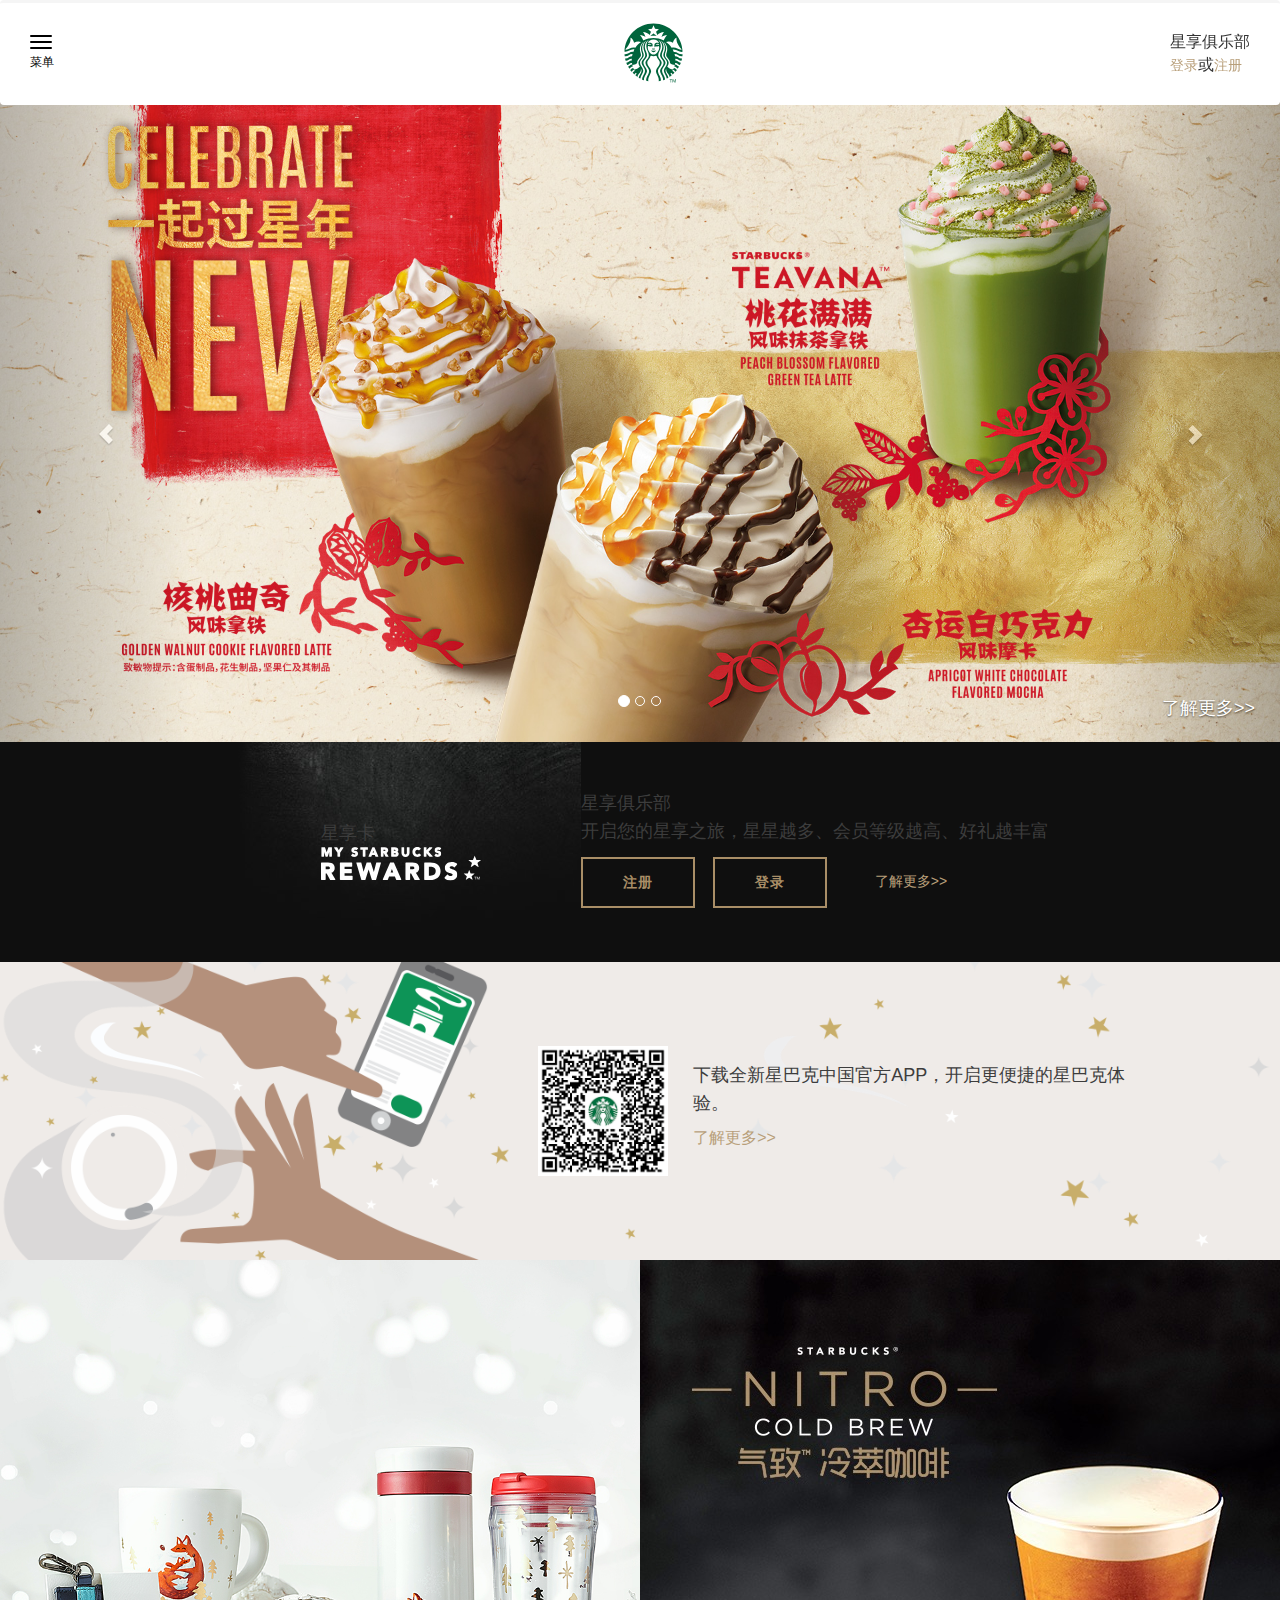
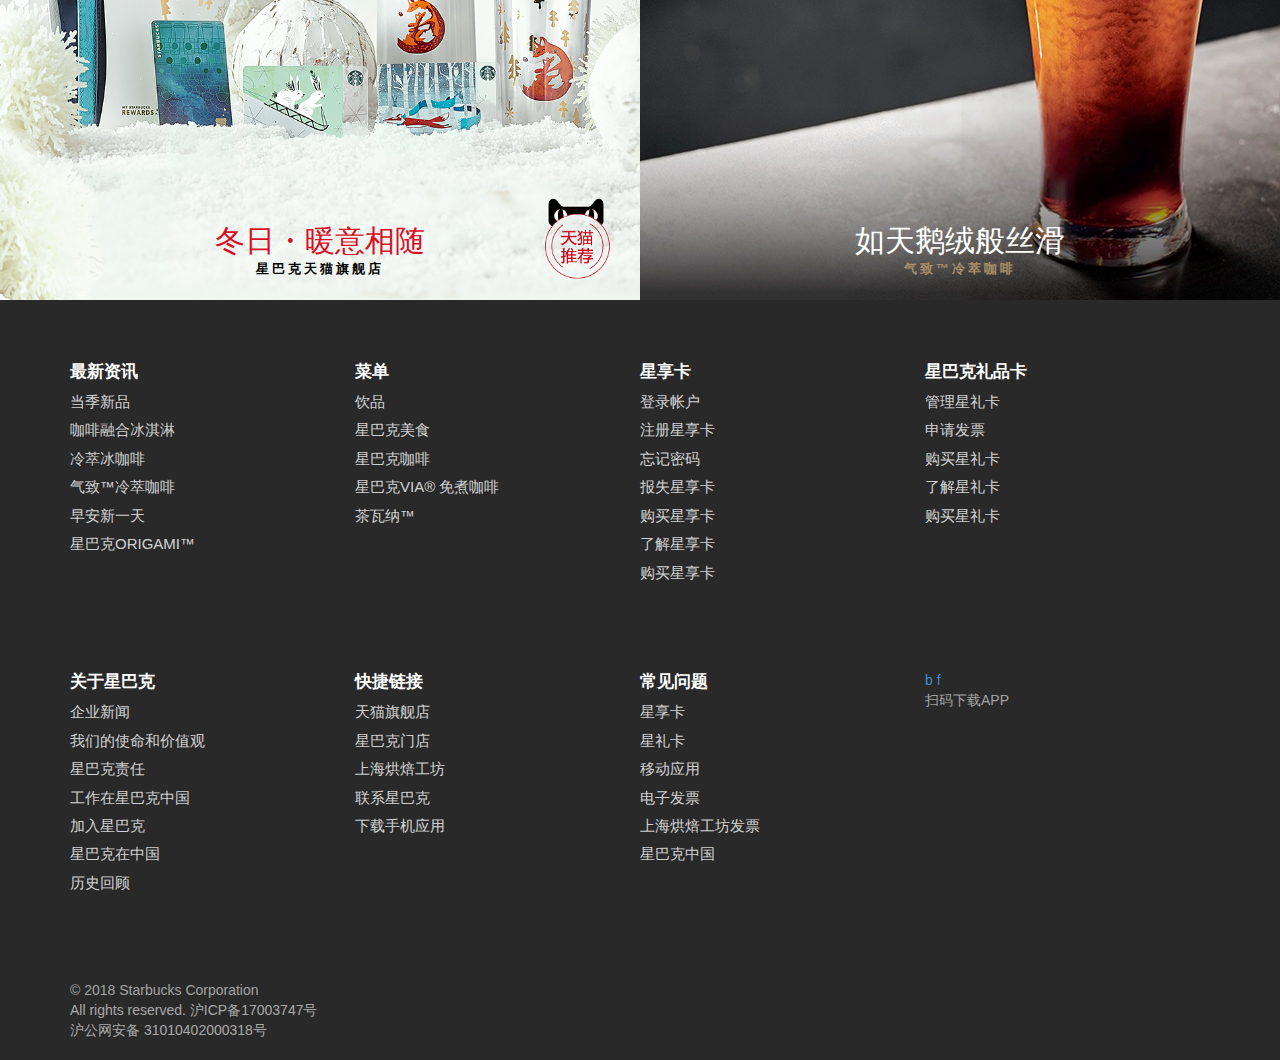
<file: html5_review/bootStrap_copy/index.html>
<!DOCTYPE html>
<!--&lt;!&ndash;[if IE 10]>-->
<!--<html lang="en" class="gt-ie9">-->
<!--<![endif]&ndash;&gt;-->
<!--&lt;!&ndash;[if !IE]>&lt;!&ndash;>-->
<html lang="en">
<!--[!endif]-->
<head>
    <meta charset="UTF-8">
    <meta http-equiv="x-ua-compatible" content="IE=edge" />
    <meta name="viewport" content="width=device-width,initial-scale=1" />
    <title>首页</title>
    <!--[if lt IE 9]>
    <script src="../js/html5shiv.min.js"></script>
    <![endif]-->
    <link href="../plugins/datatimepicker/bootstrap-datetimepicker-master/sample%20in%20bootstrap%20v3/bootstrap/css/bootstrap.min.css" rel="stylesheet" type="text/css" />
    <link href="css/index.css" rel="stylesheet" />
    <!--&lt;!&ndash;[if gt IE 9]>-->
    <!--<link href="css/hack.css" rel="stylesheet" />-->
    <!--<![endif]&ndash;&gt;-->
</head>
<body>
<header id="header">
    <nav class="navbar navbar-default">
        <div class="container-fluid">
            <div class="row">
                <div class="col-xs-7">
                    <div class="navbar-header">
                        <div class="row">
                            <div class="col-xs-9">
                                <button class="navbar-toggle collapsed" type="button" id="toggle">
                                    <span class="sr-only">菜单</span>
                                    <span class="icon-bar"></span>
                                    <span class="icon-bar"></span>
                                    <span class="icon-bar"></span>
                                    <span id="menu">菜单</span>
                                </button>
                            </div>
                            <div class="col-xs-3">
                                <a href="#" class="navbar-brand"><img class="logo" src="images/logo.svg" alt="starbucks" /></a>
                            </div>
                        </div>
                    </div>
                </div>
                <div class="col-xs-5">
                    <div id="account">
                        星享俱乐部<br /><a class="nav-word" href="#">登录</a>或<a class="nav-word" href="#">注册</a>
                    </div>
                </div>
            </div>
        </div>
    </nav>
</header>

<div id="wrap"></div>
<div class="collapse" id="collapse1">
    <!--<div id="wrap1">-->
        <ul class="nav navbar-nav">
        <li><a href="#">English</a></li>
        <li><a href="#">星巴克门店</a></li>
        <li><a href="#">上海烘焙工坊</a></li>
        <li><a href="#">天猫旗舰店</a></li>
        <li class="divider" role="separator"></li>
        <li><a href="#">首页</a></li>
        <li class="dropdown">
            <a href="#" class="dropdown-toggle" data-toggle="dropdown" aria-expanded="false" aria-haspopup="true" role="button" id="new">
                新品推荐
                <span class="caret"></span>
            </a>
            <ul class="dropdown-menu" aria-labelledby="new">
                <li><a href="#">当季新品</a></li>
                <li><a href="#">咖啡融合冰淇淋</a></li>
                <li><a href="#">冷翠冰咖啡</a></li>
                <li><a href="#">气致™冷萃咖啡</a></li>
                <li><a href="#">早安新一天</a></li>
                <li><a href="#">星巴克ORIGAMI™</a></li>
            </ul>
        </li>
        <li><a href="#">星享俱乐部</a></li>
        <li class="dropdown">
            <a href="#" class="dropdown-toggle" data-toggle="dropdown" aria-expanded="true" aria-haspopup="true" role="button" id="club">
                星巴克移动应用
                <span class="caret"></span>
            </a>
            <ul class="dropdown-menu" aria-labelledby="club">
                <li><a href="#">星巴克移动应用</a></li>
                <li><a href="#">星巴克Apple Watch</a></li>
            </ul>
        </li>
        <li><a href="#">星礼卡</a></li>
        <li class="dropdown">
            <a href="#" class="dropdown-toggle" data-toggle="dropdown" aria-expanded="true" aria-haspopup="true" role="button" id="gift">
                咖啡文化
                <span class="caret"></span>
            </a>
            <ul class="dropdown-menu" aria-labelledby="gift">
                <li><a href="#">咖啡文化</a></li>
                <li><a href="#">星巴克臻选™咖啡</a></li>
                <li><a href="#">如何冲泡咖啡</a></li>
            </ul>
        </li>
        <li class="dropdown">
            <a href="#" class="dropdown-toggle" data-toggle="dropdown" aria-expanded="true" aria-haspopup="true" role="button" id="foods">
                饮品美食
                <span class="caret"></span>
            </a>
            <ul class="dropdown-menu" aria-labelledby="foods">
                <li><a href="#">饮品</a></li>
                <li><a href="#">星巴克美食</a></li>
                <li><a href="#">星巴克咖啡</a></li>
                <li><a href="#">星巴克VIA®免煮咖啡</a></li>
                <li><a href="#">茶瓦纳™</a></li>
            </ul>
        </li>
        <li class="dropdown">
            <a href="#" class="dropdown-toggle" data-toggle="dropdown" aria-expanded="true" aria-haspopup="true" role="button" id="about">
                关于我们
                <span class="caret"></span>
            </a>
            <ul class="dropdown-menu" aria-labelledby="about">
                <li><a href="#">企业文化</a></li>
                <li><a href="#">我们的使命和价值观</a></li>
                <li><a href="#">星巴克责任</a></li>
                <li><a href="#">工作在星巴克中国</a></li>
                <li><a href="#">加入星巴克</a></li>
                <li><a href="#">星巴克在中国</a></li>
                <li><a href="#">历史回顾</a></li>
            </ul>
        </li>
        <li class="dropdown">
            <a href="#" class="dropdown-toggle" data-toggle="dropdown" aria-expanded="true" aria-haspopup="true" role="button" id="help">
                帮助中心
                <span class="caret"></span>
            </a>
            <ul class="dropdown-menu" aria-labelledby="help">
                <li><a href="#">常见问题</a></li>
                <li><a href="#">联系我们</a></li>
                <li><a href="#">使用条款</a></li>
                <li><a href="#">隐私权政策</a></li>
            </ul>
        </li>

    </ul>
    <!--</div>-->
</div>

<div id="content">
    <div id="carousel" class="carousel slide" data-ride="carousel">
        <!-- Indicators -->
        <ol class="carousel-indicators">
            <li data-target="#carousel" data-slide-to="0" class="active"></li>
            <li data-target="#carousel" data-slide-to="1"></li>
            <li data-target="#carousel" data-slide-to="2"></li>
        </ol>

        <!-- Wrapper for slides -->
        <div class="carousel-inner" role="listbox">
            <div class="item active">
                <a href="#" class="ad">
                    <img src="images/ad01.jpg" alt="ad01">
                    <div class="carousel-caption">
                        了解更多>>
                    </div>
                </a>
            </div>
            <div class="item">
                <a href="#" class="ad">
                    <img src="images/ad01.jpg" alt="ad02">
                    <div class="carousel-caption">
                        了解更多>>
                    </div>
                </a>
            </div>
            <div class="item">
                <a href="#" class="ad">
                    <img src="images/ad01.jpg" alt="ad03">
                    <div class="carousel-caption">
                        了解更多>>
                    </div>
                </a>
            </div>
        </div>

        <!-- Controls -->
        <a class="left carousel-control" href="#carousel" role="button" data-slide="prev">
            <span class="glyphicon glyphicon-chevron-left" aria-hidden="true"></span>
            <span class="sr-only">Previous</span>
        </a>
        <a class="right carousel-control" href="#carousel" role="button" data-slide="next">
            <span class="glyphicon glyphicon-chevron-right" aria-hidden="true"></span>
            <span class="sr-only">Next</span>
        </a>
    </div>

    <div class="rewards">
        <div class="rewards-mark">
            <p class="rewards-mark-label">星享卡</p>
            <div class="rewards-mark-logo"></div>
        </div>
        <div class="rewards-content">
            <p class="rewards-content-title">星享俱乐部</p>
            <p class="rewards-content-text">开启您的星享之旅，星星越多、会员等级越高、好礼越丰富</p>
            <div class="rewards-content-buttons">
                <a href="#" class="btn btn-lg btn-primary" type="button">注册</a>
                <a href="#" class="btn btn-lg btn-primary" type="button">登录</a>
                <a href="#" class="rewards-content-buttons-link" type="button">了解更多>></a>
            </div>
        </div>
    </div>

    <div class="app">
        <div class="app-pc">
            <img src="images/app-web.png" alt="..." />
            <div class="app-download-qrcode">
                <img src="images/app_qr_20171115.png" />
            </div>
            <div class="content-info">
                <p>下载全新星巴克中国官方APP，开启更便捷的星巴克体验。</p>
                <a href="#" class="app-content-link pc-link" type="button">了解更多>></a>
            </div>
        </div>
        <div class="app-mobile">
            <img src="images/app-mobile.png" alt="..." />
            <p>下载全新星巴克中国官方APP，开启更便捷的星巴克体验。</p>
            <a href="#" class="app-content-link pc-link" type="button">了解更多>></a><br/>
            <a href="#" class="btn btn-lg btn-primary app-content-unibutton" type="button"></a>
        </div>
    </div>
    
    <div class="mosaic">
        <a href="#" class="product">
            <img src="images/tmall-banner-20180109104542.jpg" alt="..." />
            <div class="descr-cont">
                <h3><span style="color: #000000">星巴克天猫旗舰店</span></h3>
                <h2><span style="color: #D81026">冬日・暖意相随</span></h2>
            </div>
        </a>
        <a href="#" class="product">
            <img src="images/FT-Grid%20(2)-20170328191448.jpg" alt="..." />
            <div class="descr-cont">
                <h3 style="color: #a98e67">气致™冷萃咖啡</h3>
                <h2 style="color: #fffffe;">如天鹅绒般丝滑</h2>
            </div>
        </a>
    </div>
</div>

<footer class="page-footer cn" id="footer">
    <div class="container">
        <!-- Row 1 -->
        <div class="page-footer-row">
            <div class="item">
                <a class="item-title">最新资讯</a>
                <div class="item-content">
                    <a class="item-link" href="/cn/new-at-starbucks/cny-2018" id="footer-">当季新品</a>
                    <a class="item-link" href="/cn/new-at-starbucks/coffee-meets-ice-cream" id="footer-">咖啡融合冰淇淋</a>
                    <a class="item-link" href="/cn/new-at-starbucks/cold-brew" id="footer-">冷萃冰咖啡</a>
                    <a class="item-link" href="/cn/new-at-starbucks/nitro-cold-brew" id="footer-">气致™冷萃咖啡</a>
                    <a class="item-link" href="/cn/new-at-starbucks/great-breakfast" id="footer-">早安新一天</a>
                    <a class="item-link" href="/cn/new-at-starbucks/origami" id="footer-new-2">星巴克ORIGAMI™</a>

                </div>
            </div>
            <div class="item">
                <a class="item-title">菜单</a>
                <div class="item-content">
                    <a class="item-link" href="/cn/menu/beverages" id="footer-menu-1">饮品</a>
                    <a class="item-link" href="/cn/menu/food" id="footer-menu-2">星巴克美食</a>
                    <a class="item-link" href="/cn/menu/our-coffees" id="footer-menu-3">星巴克咖啡</a>
                    <a class="item-link" href="/cn/menu/via" id="footer-menu-4">星巴克VIA® 免煮咖啡</a>
                    <a class="item-link" href="/cn/menu/teavana" id="footer-menu-5">茶瓦纳™</a>

                </div>
            </div>

            <div class="item">
                <a class="item-title" href="/cn/rewards" id="footer-reward">星享卡</a>
                <div id="msr-logged-out" class="item-content">
                    <a class="item-link" href="/cn/log-in" id="footer-reward-login">登录帐户</a>
                    <a class="item-link" href="/cn/create-account" id="footer-reward-signup">注册星享卡</a>
                    <a class="item-link" href="/cn/forget-password" id="footer-reward-forgot">忘记密码</a>
                    <a class="item-link" href="/cn/account/manage-msr" id="footer-reward-report">报失星享卡</a>
                    <a class="item-link desktop-only" id="footer-reward-purchase" target="_blank" href="https://starbucks.tmall.com/search.htm?spm=a1z10.1-b.w4006-14489348233.4.6XB3CU&amp;orderType=&amp;viewType=grid&amp;keyword=%D0%C7%CF%ED%BF%A8&amp;lowPrice=&amp;highPrice=&amp;scene=taobao_shop">购买星享卡</a>
                    <a class="item-link mobile-only" id="footer-reward-about" href="/cn/rewards">了解星享卡</a>
                    <a class="item-link mobile-only" id="footer-reward-purchase" target="_blank" href="https://starbucks.m.tmall.com/shop/shop_auction_search.htm?suid=&amp;scid=1141442750&amp;sort=default&amp;spm=a320p.7692171.1998705856.i1">购买星享卡</a>
                </div>
                <div id="msr-logged-in" class="item-content hide">
                    <a class="item-link" href="/cn/account" id="footer-reward-dashboard">帐户一览</a>
                    <a class="item-link" href="/cn/account/add-msr" id="footer-reward-add">关联星享卡</a>
                    <a class="item-link" href="/cn/account/manage-msr" id="footer-reward-report">报失星享卡</a>
                    <a class="item-link desktop-only" id="footer-reward-purchase" target="_blank" href="https://starbucks.tmall.com/search.htm?spm=a1z10.1-b.w4006-14489348233.4.6XB3CU&amp;orderType=&amp;viewType=grid&amp;keyword=%D0%C7%CF%ED%BF%A8&amp;lowPrice=&amp;highPrice=&amp;scene=taobao_shop">购买星享卡</a>
                    <a class="item-link mobile-only" id="footer-reward-about" href="/cn/rewards">了解星享卡</a>
                    <a class="item-link mobile-only" id="footer-reward-purchase" target="_blank" href="https://starbucks.m.tmall.com/shop/shop_auction_search.htm?suid=&amp;scid=1141442750&amp;sort=default&amp;spm=a320p.7692171.1998705856.i1">购买星享卡</a>
                </div>
            </div>

            <div class="item">
                <a class="item-title" href="/cn/starbucks-gift-card" id="footer-svc">星巴克礼品卡</a>
                <div id="svc-logged-out" class="item-content">
                    <a class="item-link" href="/cn/svc-query" id="footer-svc-query">管理星礼卡</a>
                    <a class="item-link" href="/cn/invoice" id="footer-svc-fapiao">申请发票</a>
                    <a class="item-link desktop-only" id="footer-svc-purchase" target="_blank" href="https://starbucks.world.tmall.com/p/rd993825.htm?&amp;scene=taobao_shop">购买星礼卡</a>
                    <a class="item-link mobile-only" id="footer-svc-about" href="/cn/starbucks-gift-card">了解星礼卡</a>
                    <a class="item-link mobile-only" id="footer-svc-purchase" target="_blank" href="https://starbucks.m.tmall.com/shop/shop_auction_search.htm?suid=&amp;scid=1141442934&amp;sort=default&amp;spm=a320p.7692171.1998705856.i1">购买星礼卡</a>
                </div>
                <div id="svc-logged-in" class="item-content hide">
                    <a class="item-link" href="/cn/account/manage-svc" id="footer-svc-manage">管理星礼卡</a>
                    <a class="item-link" href="/cn/invoice" id="footer-svc-fapiao">申请发票</a>
                    <a class="item-link desktop-only" id="footer-svc-purchase" target="_blank" href="https://starbucks.world.tmall.com/p/rd993825.htm?&amp;scene=taobao_shop">购买星礼卡</a>
                    <a class="item-link mobile-only" id="footer-svc-about" href="/cn/starbucks-gift-card">了解星礼卡</a>
                    <a class="item-link mobile-only" id="footer-svc-purchase" target="_blank" href="https://starbucks.m.tmall.com/shop/shop_auction_search.htm?suid=&amp;scid=1141442934&amp;sort=default&amp;spm=a320p.7692171.1998705856.i1">购买星礼卡</a>
                </div>
            </div>
        </div>
        <!-- Row 2 -->
        <div class="page-footer-row">
            <div class="item">
                <a class="item-title">关于星巴克</a>
                <div class="item-content">
                    <a class="item-link" href="/cn/about/company-news" id="footer-about-1">企业新闻</a>
                    <a class="item-link" href="/cn/about/mission-statement" id="footer-about-2">我们的使命和价值观</a>
                    <a class="item-link" href="/cn/about/responsibility" id="footer-about-3">星巴克责任</a>
                    <a class="item-link" href="/cn/about/working-at-starbucks" id="footer-about-4">工作在星巴克中国</a>
                    <a class="item-link" href="/cn/about/careers" id="footer-about-5">加入星巴克</a>
                    <a class="item-link" href="/cn/about/inchina" id="footer-about-6">星巴克在中国</a>
                    <a class="item-link" href="/cn/about/history" id="footer-about-7">历史回顾</a>

                </div>
            </div>
            <div class="item">
                <a class="item-title">快捷链接</a>
                <div class="item-content">
                    <a class="item-link" href="https://starbucks.tmall.com" target="_blank" id="footer-link-tmall">天猫旗舰店</a>
                    <a class="item-link" href="/cn/stores" id="footer-link-store">星巴克门店</a>
                    <a class="item-link" href="https://roastery.starbucks.com.cn">上海烘焙工坊</a>
                    <a class="item-link" href="/cn/help/contact" id="footer-link-contact">联系星巴克</a>
                    <a class="item-link mobile-only" id="footer-link-app" target="_blank" href="http://a.app.qq.com/o/simple.jsp?pkgname=com.starbucks.cn">下载手机应用</a>
                </div>
            </div>
            <div class="item">
                <a class="item-title">常见问题</a>
                <div class="item-content">
                    <a class="item-link" href="/cn/help/faq/my-starbucks-rewards" id="footer-ask-rewards">星享卡</a>
                    <a class="item-link" href="/cn/help/faq/starbucks-gift-card" id="footer-ask-svc">星礼卡</a>
                    <a class="item-link" href="/cn/help/faq/starbucks-mobile-app" id="footer-ask-app">移动应用</a>
                    <a class="item-link" href="/cn/help/faq/starbucks-efapiao" id="footer-ask-efapiao">电子发票</a>
                    <a class="item-link" href="https://roastery.starbucks.com.cn/e-fapiao/">上海烘焙工坊发票</a>

                    <a class="item-link" href="/cn/help/faq/starbucks-website" id="footer-ask-china">星巴克中国</a>
                </div>
            </div>
            <div class="item download-section cn">
                <div class="qrcode"></div>
                <div class="download-btns">
                    <a href="https://itunes.apple.com/cn/app/xing-ba-ke-zhong-guo/id499819758?ls=1&amp;mt=8" target="_blank" onclick="ga_download('HP','app','download_btn');" id="footer-download-iphone" class="download-btns-btn">b</a>
                    <a href="/cn/the-starbucks-china-app#android" target="_blank" onclick="ga_download('HP','app','download_btn');" id="footer-download-android" class="download-btns-btn">f</a>
                </div>
                <p class="wording">扫码下载APP</p>
            </div>
        </div>
        <!-- Row 3 -->
        <div class="page-footer-row bottom">
            <div class="contents" id="footer-icp">
                <p class="contents-wording">© 2018 Starbucks Corporation</p>
                <a class="contents-wording" target="_blank" href="http://www.miitbeian.gov.cn/">All rights reserved. 沪ICP备17003747号</a>
                <a class="contents-wording" target="_blank" href="http://www.beian.gov.cn/portal/registerSystemInfo?recordcode=31010402000318">
                    <span class="police-img"></span> 沪公网安备 31010402000318号
                </a>
            </div>
            <div class="icons" id="footer-icons">
                <a class="wechat icon" onclick="$('#wechat_qrcode').toggle();ga('send', 'event', 'social icons', 'footer', 'weixin');" id="footer-social-wechat">
                    <div id="wechat_qrcode" class="wechat-qrcode"></div>
                </a>
                <a class="weibo icon" onclick="ga('send', 'event', 'social icons', 'footer', 'weibo');" id="footer-social-weibo" href="http://www.weibo.com/starbucks" target="_blank"></a>
            </div>
        </div>
    </div>
</footer>

<script src="../plugins/datatimepicker/bootstrap-datetimepicker-master/sample%20in%20bootstrap%20v3/jquery/jquery-1.8.3.min.js"></script>
<script src="../plugins/datatimepicker/bootstrap-datetimepicker-master/sample%20in%20bootstrap%20v3/bootstrap/js/bootstrap.js"></script>
<script src="js/index.js"></script>
</body>
</html>
</file>
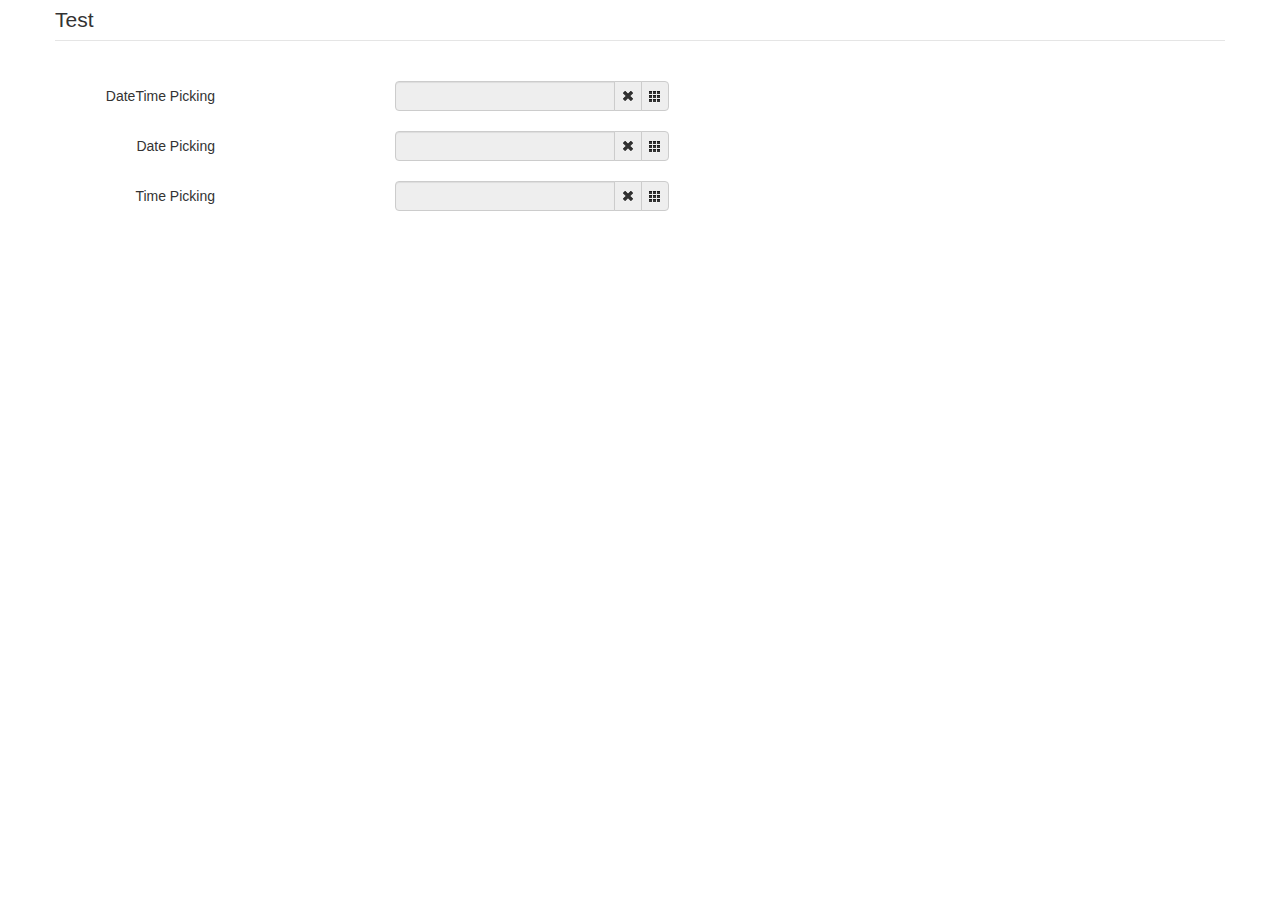
<file: html5_review/plugins/datatimepicker/bootstrap-datetimepicker-master/sample in bootstrap v2/index.html>
<!DOCTYPE html>
<html>
<head>
    <title></title>
    <link href="./bootstrap/css/bootstrap.min.css" rel="stylesheet" media="screen">
    <link href="../css/bootstrap-datetimepicker.min.css" rel="stylesheet" media="screen">
</head>

<body>
<div class="container">
    <form action="" class="form-horizontal">
        <fieldset>
            <legend>Test</legend>
            <div class="control-group">
                <label class="control-label">DateTime Picking</label>
                <div class="controls input-append date form_datetime" data-date="1979-09-16T05:25:07Z" data-date-format="dd MM yyyy - HH:ii p" data-link-field="dtp_input1">
                    <input size="16" type="text" value="" readonly>
                    <span class="add-on"><i class="icon-remove"></i></span>
					<span class="add-on"><i class="icon-th"></i></span>
                </div>
				<input type="hidden" id="dtp_input1" value="" /><br/>
            </div>
			<div class="control-group">
                <label class="control-label">Date Picking</label>
                <div class="controls input-append date form_date" data-date="" data-date-format="dd MM yyyy" data-link-field="dtp_input2" data-link-format="yyyy-mm-dd">
                    <input size="16" type="text" value="" readonly>
                    <span class="add-on"><i class="icon-remove"></i></span>
					<span class="add-on"><i class="icon-th"></i></span>
                </div>
				<input type="hidden" id="dtp_input2" value="" /><br/>
            </div>
			<div class="control-group">
                <label class="control-label">Time Picking</label>
                <div class="controls input-append date form_time" data-date="" data-date-format="hh:ii" data-link-field="dtp_input3" data-link-format="hh:ii">
                    <input size="16" type="text" value="" readonly>
                    <span class="add-on"><i class="icon-remove"></i></span>
					<span class="add-on"><i class="icon-th"></i></span>
                </div>
				<input type="hidden" id="dtp_input3" value="" /><br/>
            </div>
        </fieldset>
    </form>
</div>

<script type="text/javascript" src="./jquery/jquery-1.8.3.min.js" charset="UTF-8"></script>
<script type="text/javascript" src="./bootstrap/js/bootstrap.min.js"></script>
<script type="text/javascript" src="../js/bootstrap-datetimepicker.js" charset="UTF-8"></script>
<script type="text/javascript" src="../js/locales/bootstrap-datetimepicker.fr.js" charset="UTF-8"></script>
<script type="text/javascript">
    $('.form_datetime').datetimepicker({
        //language:  'fr',
        weekStart: 1,
        todayBtn:  1,
		autoclose: 1,
		todayHighlight: 1,
		startView: 2,
		forceParse: 0,
        showMeridian: 1
    });
	$('.form_date').datetimepicker({
        language:  'fr',
        weekStart: 1,
        todayBtn:  1,
		autoclose: 1,
		todayHighlight: 1,
		startView: 2,
		minView: 2,
		forceParse: 0
    });
	$('.form_time').datetimepicker({
        language:  'fr',
        weekStart: 1,
        todayBtn:  1,
		autoclose: 1,
		todayHighlight: 1,
		startView: 1,
		minView: 0,
		maxView: 1,
		forceParse: 0
    });
</script>

</body>
</html>
</file>
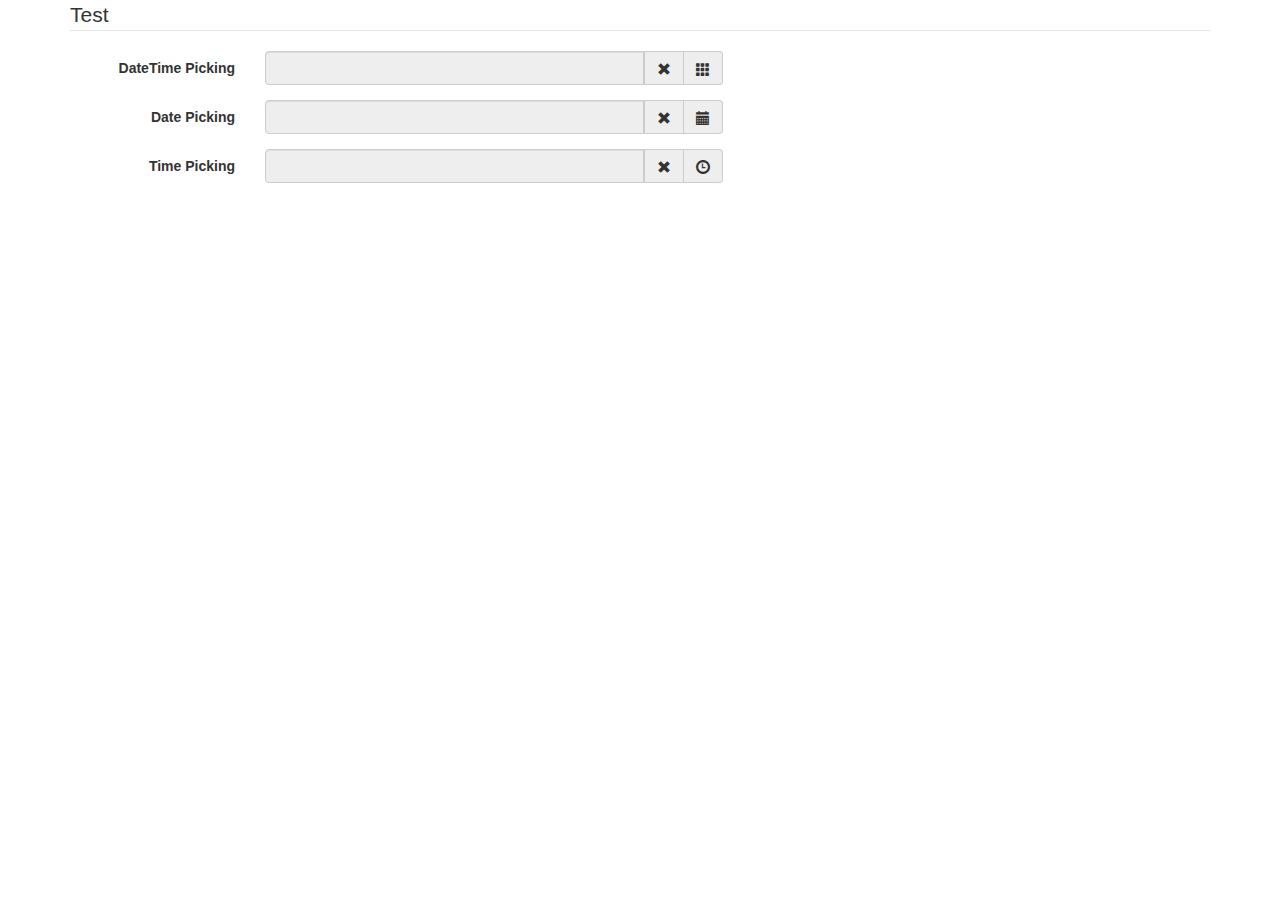
<file: html5_review/plugins/datatimepicker/bootstrap-datetimepicker-master/sample in bootstrap v3/index.html>
<!DOCTYPE html>
<html>
<head>
    <title></title>
    <link href="./bootstrap/css/bootstrap.min.css" rel="stylesheet" media="screen">
    <link href="../css/bootstrap-datetimepicker.min.css" rel="stylesheet" media="screen">
</head>

<body>
<div class="container">
    <form action="" class="form-horizontal"  role="form">
        <fieldset>
            <legend>Test</legend>
            <div class="form-group">
                <label for="dtp_input1" class="col-md-2 control-label">DateTime Picking</label>
                <div class="input-group date form_datetime col-md-5" data-date="1979-09-16T05:25:07Z" data-date-format="dd MM yyyy - HH:ii p" data-link-field="dtp_input1">
                    <input class="form-control" size="16" type="text" value="" readonly>
                    <span class="input-group-addon"><span class="glyphicon glyphicon-remove"></span></span>
					<span class="input-group-addon"><span class="glyphicon glyphicon-th"></span></span>
                </div>
				<input type="hidden" id="dtp_input1" value="" /><br/>
            </div>
			<div class="form-group">
                <label for="dtp_input2" class="col-md-2 control-label">Date Picking</label>
                <div class="input-group date form_date col-md-5" data-date="" data-date-format="dd MM yyyy" data-link-field="dtp_input2" data-link-format="yyyy-mm-dd">
                    <input class="form-control" size="16" type="text" value="" readonly>
                    <span class="input-group-addon"><span class="glyphicon glyphicon-remove"></span></span>
					<span class="input-group-addon"><span class="glyphicon glyphicon-calendar"></span></span>
                </div>
				<input type="hidden" id="dtp_input2" value="" /><br/>
            </div>
			<div class="form-group">
                <label for="dtp_input3" class="col-md-2 control-label">Time Picking</label>
                <div class="input-group date form_time col-md-5" data-date="" data-date-format="hh:ii" data-link-field="dtp_input3" data-link-format="hh:ii">
                    <input class="form-control" size="16" type="text" value="" readonly>
                    <span class="input-group-addon"><span class="glyphicon glyphicon-remove"></span></span>
					<span class="input-group-addon"><span class="glyphicon glyphicon-time"></span></span>
                </div>
				<input type="hidden" id="dtp_input3" value="" /><br/>
            </div>
        </fieldset>
    </form>
</div>

<script type="text/javascript" src="./jquery/jquery-1.8.3.min.js" charset="UTF-8"></script>
<script type="text/javascript" src="./bootstrap/js/bootstrap.min.js"></script>
<script type="text/javascript" src="../js/bootstrap-datetimepicker.js" charset="UTF-8"></script>
<script type="text/javascript" src="../js/locales/bootstrap-datetimepicker.fr.js" charset="UTF-8"></script>
<script type="text/javascript">
    $('.form_datetime').datetimepicker({
        //language:  'fr',
        weekStart: 1,
        todayBtn:  1,
		autoclose: 1,
		todayHighlight: 1,
		startView: 2,
		forceParse: 0,
        showMeridian: 1
    });
	$('.form_date').datetimepicker({
        language:  'fr',
        weekStart: 1,
        todayBtn:  1,
		autoclose: 1,
		todayHighlight: 1,
		startView: 2,
		minView: 2,
		forceParse: 0
    });
	$('.form_time').datetimepicker({
        language:  'fr',
        weekStart: 1,
        todayBtn:  1,
		autoclose: 1,
		todayHighlight: 1,
		startView: 1,
		minView: 0,
		maxView: 1,
		forceParse: 0
    });
</script>

</body>
</html>
</file>
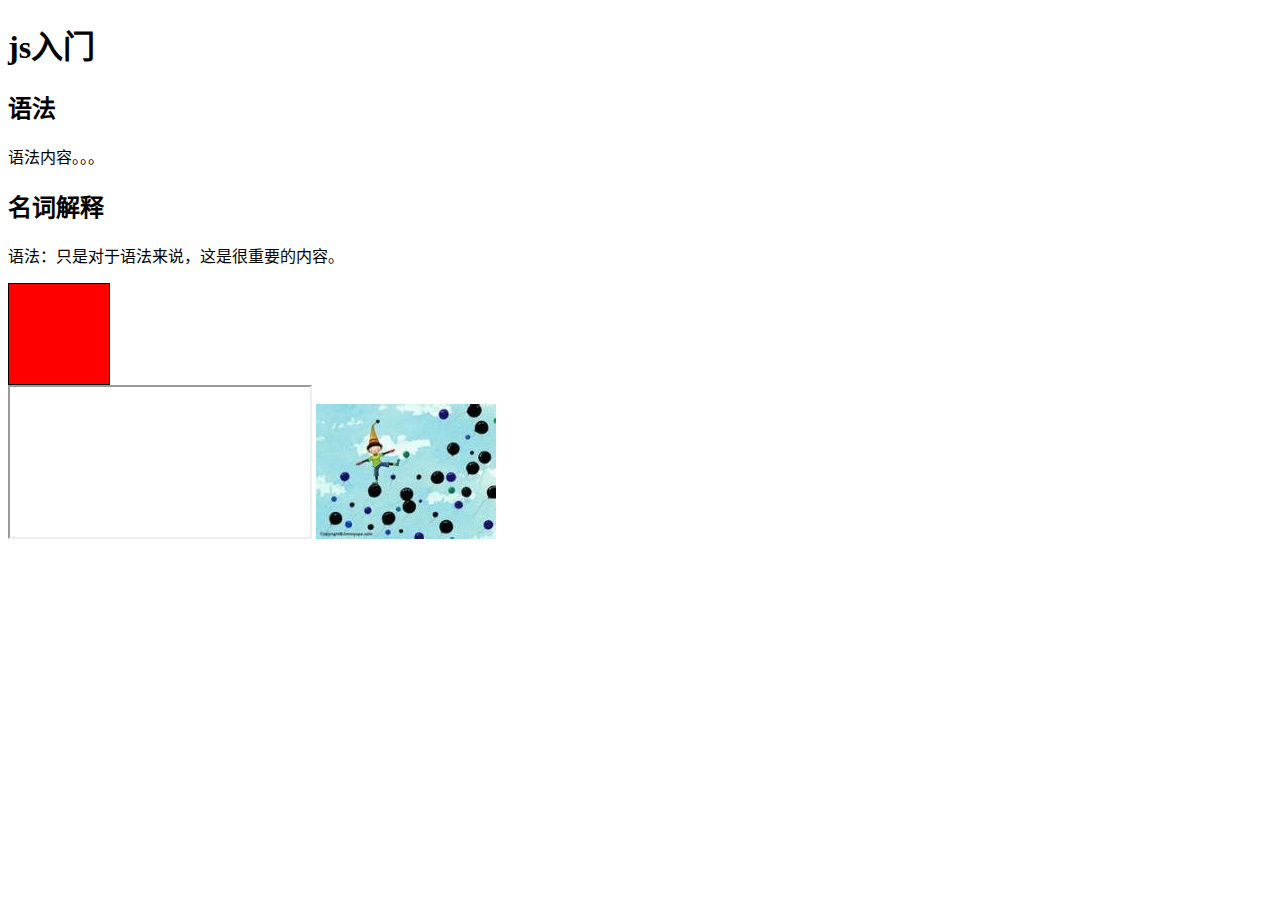
<file: test.html>
<!DOCTYPE html>
<html lang="zh-CN">
<head>
    <meta charset="UTF-8">
    <title>aside元素</title>
</head>
<body>
    <header>
        <h1>js入门</h1>
    </header>
    <article>
        <h2>语法</h2>
        <p>语法内容。。。</p>
        <aside>
            <h2>名词解释</h2>
            <p>语法：只是对于语法来说，这是很重要的内容。</p>
        </aside>
    </article>
    <div id="div" style="width: 100px;height:100px;border: 1px solid"></div>
    <script>
        var parent='parentIframe';
    </script>
    <iframe src="http://localhost/index.html"></iframe>
    <script>
//        console.log(iframe);
//        var i=0;
//        for(;i<=100;i++){
//            console.log(i);
//        }

//        var i=0;
//        setTimeout(function(){
//            if(i==10){
//                setInterval(null);
//            }else{
//                i++;
//                console.log(i);
//            }
//            if(i<100){
//                console.log(i);
//                i++;
//                setTimeout(arguments.callee,1000);
//            }
//        },100);

    </script>
    <!--<div><script>alert('hello')</script></div>-->
    <!--<div width="100px" height="100px"></div>-->
    <img src="html5_review/images/04.jpg" alt="04" />
    <style type="text/css">
        /*#div{*/
            /*background-color: red;*/
        /*}*/
        /*@import url(test.css);*/
    </style>
    <link href="test.css" rel="stylesheet" type="text/css" />
<script type='text/javascript' src="test.js">

</script>
<script type="text/javascript" src="html5_review/js/html5_review.js"></script>
</body>
</html>
</file>
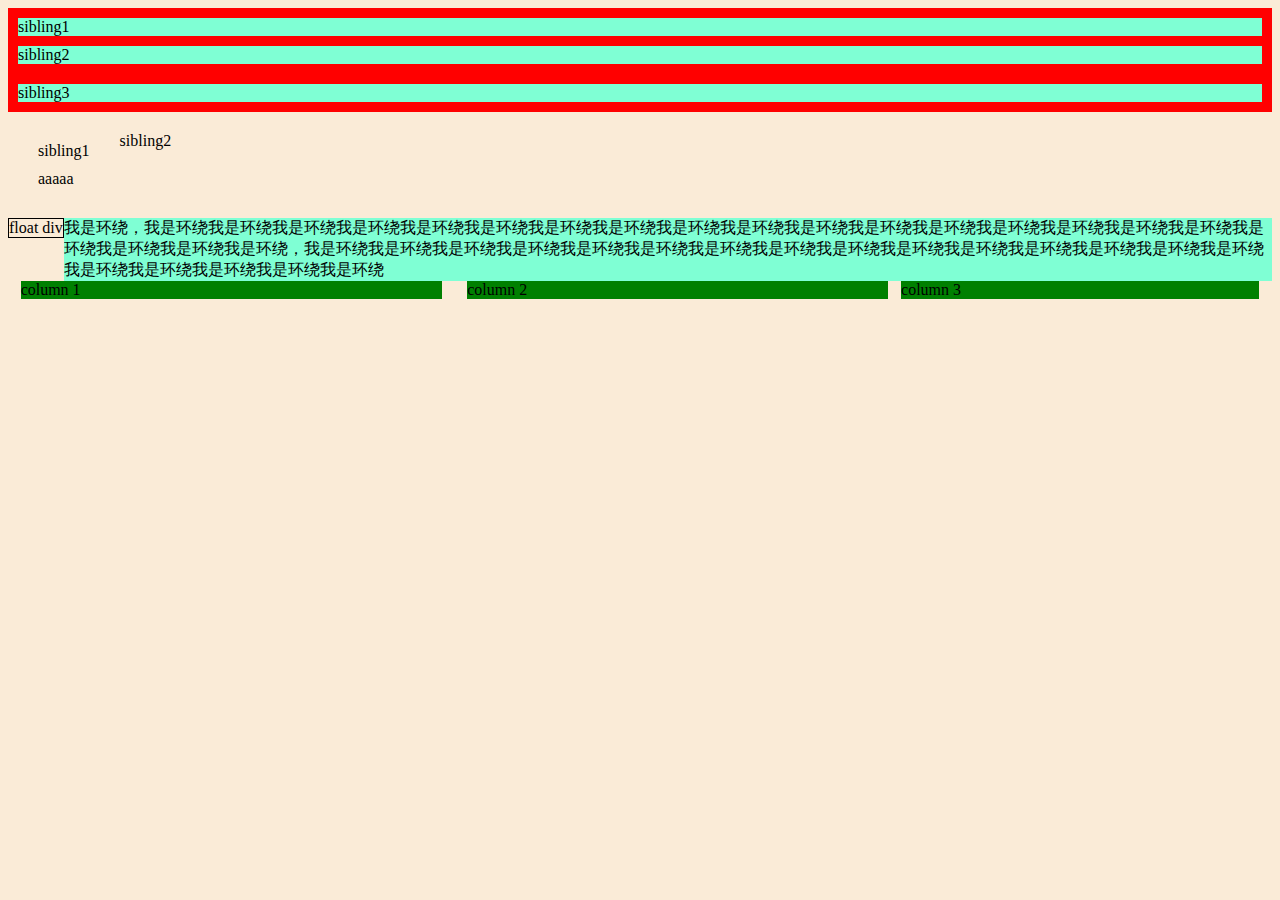
<file: css3_review/BFC.html>
<!DOCTYPE html>
<html lang="en">
<head>
    <meta charset="UTF-8">
    <title>BFC</title>
    <style type="text/css">
        p{
            background-color: aquamarine;
            margin:10px;
        }
    </style>
</head>
<body style="/* border: 1px solid; */background: antiquewhite;">
    <!--使用BFC我们可以防止外边距折叠-->
    <div style="/* margin: 10px; */overflow: hidden;background: red;">
        <p>sibling1</p>
        <p>sibling2</p>
        <div style="overflow: hidden;">
            <p>sibling3</p>
        </div>
    </div>
    <!--使用BFC清除浮动-->
    <div style="margin: 10px;overflow: hidden;/* float: left; */">
        <div style="float: left;margin: 10px;">
            <div style="margin: 10px;">sibling1</div>
            <div style="margin: 10px;">aaaaa</div>
        </div>
        <div style="margin: 10px;display: none;">dddddd</div>
        <div style="float: left;margin: 10px;">
            sibling2
        </div>
    </div>
    <!--使用BFC防止文字环绕-->
    <div>
        <div style="float: left;border: 1px solid;">float div</div>
        <p style="margin: 0px;overflow: hidden;">我是环绕，我是环绕我是环绕我是环绕我是环绕我是环绕我是环绕我是环绕我是环绕我是环绕我是环绕我是环绕我是环绕我是环绕我是环绕我是环绕我是环绕我是环绕我是环绕我是环绕我是环绕我是环绕，我是环绕我是环绕我是环绕我是环绕我是环绕我是环绕我是环绕我是环绕我是环绕我是环绕我是环绕我是环绕我是环绕我是环绕我是环绕我是环绕我是环绕我是环绕我是环绕我是环绕</p>
    </div>
    <!--在多列布局中使用BFC-->
    <div>
        <div style="width:33.33%;background-color: green;float:left;margin:0 1%;">column 1</div>
        <div style="width:33.33%;background-color: green;float:left;margin:0 1%;">column 2</div>
        <div style="width:33.33%;background-color: green;float:left;margin:0 1%;float: none;overflow: hidden;width: auto">column 3</div>
    </div>

</body>
</html>
</file>
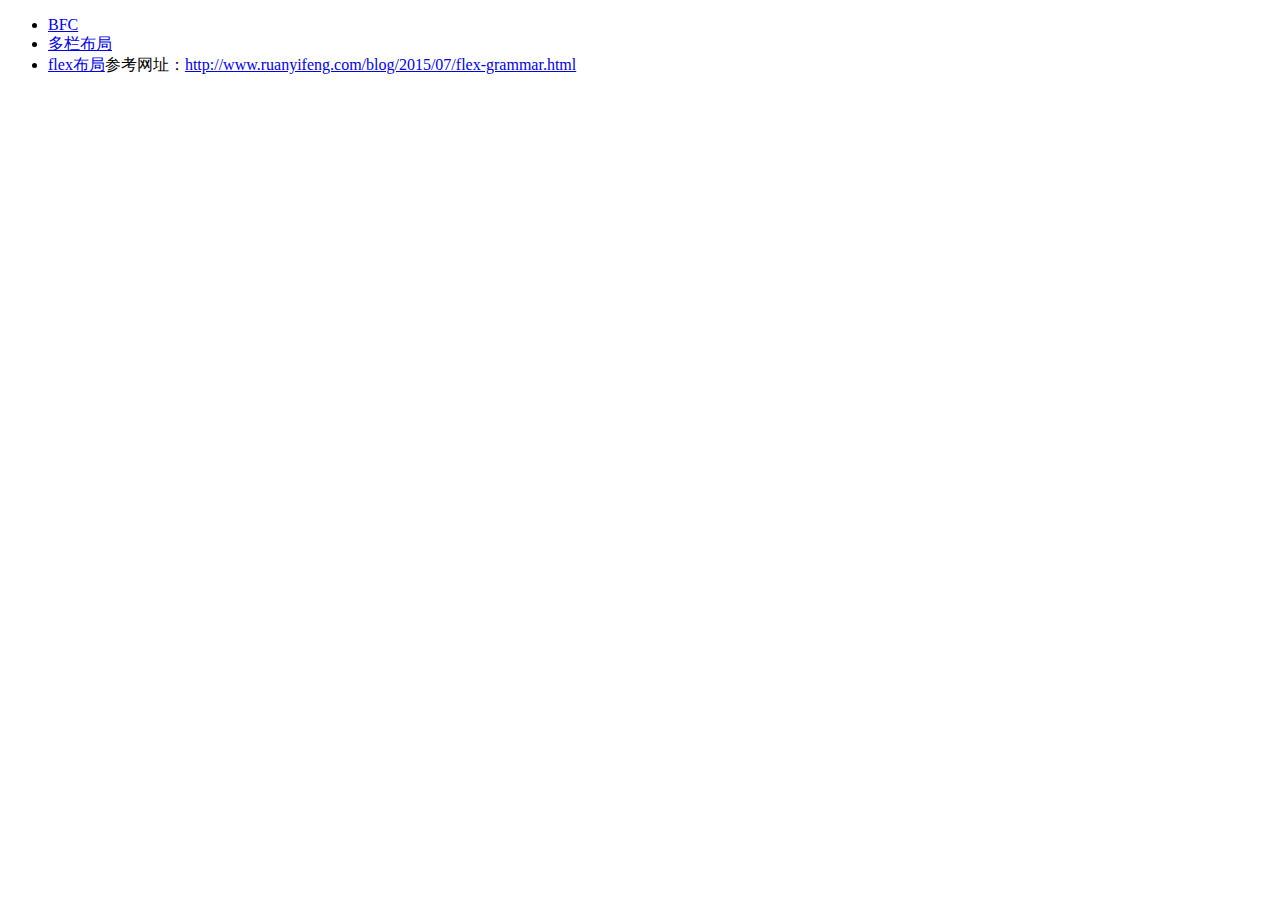
<file: css3_review/css3_review.html>
<!DOCTYPE html>
<html lang="en">
<head>
    <meta charset="UTF-8">
    <title>css3_review</title>
</head>
<body>
    <ul>
        <li><a href="BFC.html">BFC</a></li>
        <li><a href="muti-column_layout.html">多栏布局</a></li>
        <li><a href="flex.html">flex布局</a>参考网址：<a href="http://www.ruanyifeng.com/blog/2015/07/flex-grammar.html">http://www.ruanyifeng.com/blog/2015/07/flex-grammar.html</a></li>
    </ul>
</body>
</html>
</file>
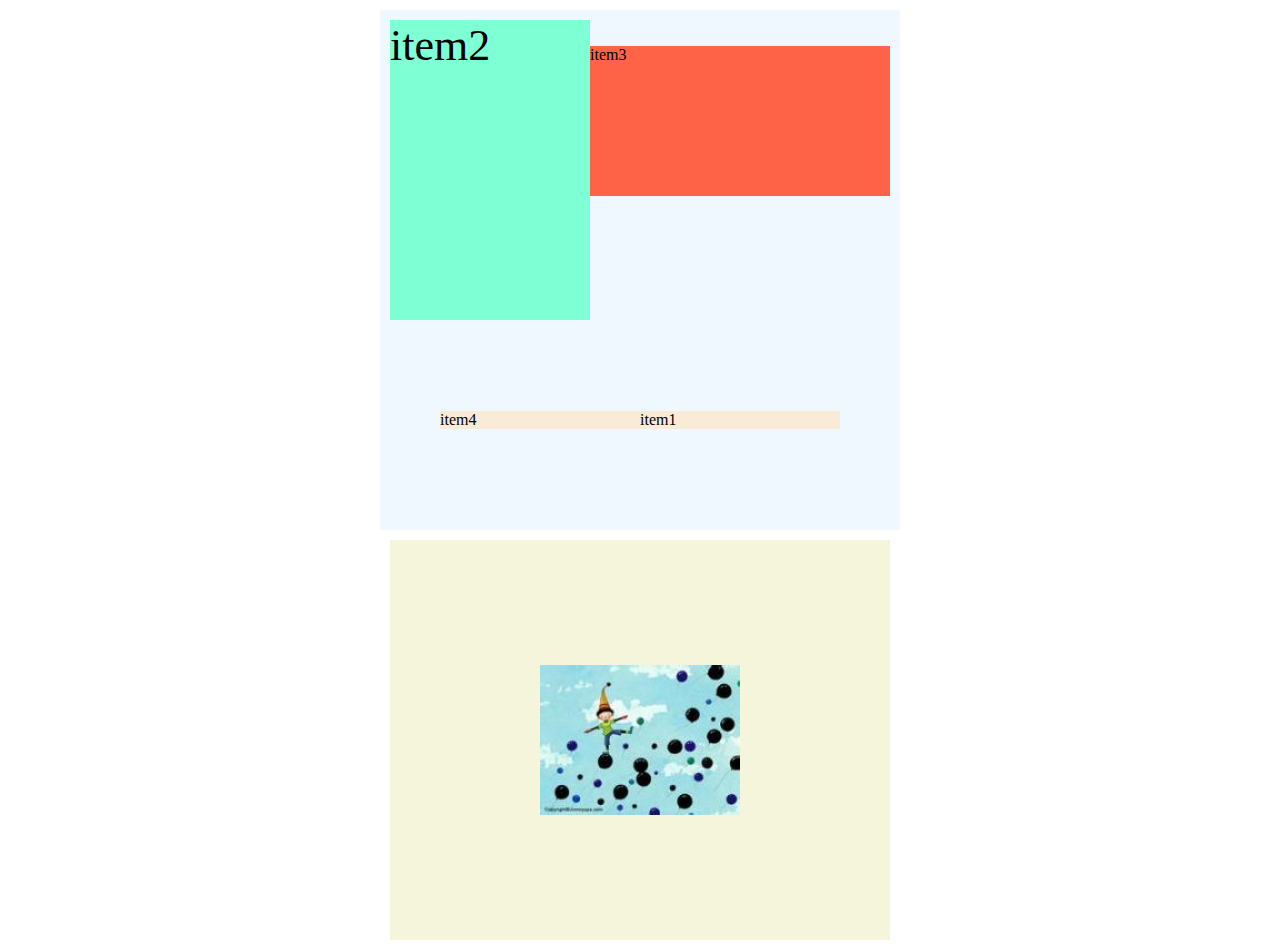
<file: css3_review/flex.html>
<!DOCTYPE html>
<html lang="en">
<head>
    <meta charset="UTF-8">
    <title>flex</title>
    <style>
        .item{
            width: 200px;
        }
        .item1{
            height: 200px;
        }
    </style>
</head>
<body>
<div id="container" style="display:-webkit-flex;display: flex;width: 500px;margin: 10px auto;padding: 10px;flex-wrap: wrap;height: 500px;background: aliceblue;justify-content: center;align-items: baseline;align-content: stretch;">
    <div class="item" style="background: antiquewhite;/* height: 200px; */flex-shrink: 0;order: 2;">item1</div>
    <div class="item" style="background: aquamarine;height: 300px;flex-shrink: 0;font-size: 44px;">item2</div>
    <div class="item" style="background: tomato;height: 150px;flex-shrink: 0;flex-basis: 137px;/* width: 200px; */flex-grow: 1;">item3</div>
    <div class="item" style="background: antiquewhite;/* height: 240px; */flex-shrink: 0;">item4</div>
    <div class="item" style="background: aquamarine;height: 100px;display: none;">item5</div>
    <div class="item" style="background: tomato;height: 150px;display: none;">item6</div>
</div>

<div style="width: 500px;height: 400px;margin: 10px auto;/* display: -webkit-flex; */display: flex;background: beige;justify-content: center;align-items: center;/* text-align: center; */">
    <img src="../html5_review/images/04.jpg" alt="..." style="width: 200px;height: 150px;/* vertical-align: middle; */">
</div>

<!--<div style="width: 500px;height: 400px;background-color: aliceblue;margin: 10px auto;padding: 10px;">-->
    <!--<span style="display: inline-flex;width: 100%;height: 100%;flex-wrap: wrap;/* padding: 10px; */justify-content: center;align-content: stretch;flex-direction: column;align-items: flex-start;">-->
        <!--<span class="item1" style="background: antiquewhite;/* height: 100px; */font-size: 44px;align-self: flex-end;flex-basis: 100px;">item1</span>-->
        <!--<span class="item1" style="background: aquamarine;/* font-size: 44px; */">item2</span>-->
        <!--<span class="item1" style="background: tomato;">item3</span>-->
        <!--<span class="item1" style="background: antiquewhite;">item4</span>-->
        <!--<span class="item1" style="background: aquamarine;/* display: none; */">item5</span>-->
        <!--<span class="item1" style="background: tomato;/* display: none; */">item6</span>-->
    <!--</span>-->
<!--</div>-->

<!--<div style="/* height:20px; */background:blue;display: -webkit-box;/* width: 1000px; */text-overflow: ellipsis;/* white-space: nowrap; */overflow: hidden;-webkit-line-clamp: 2;-webkit-box-orient: vertical;display: none;">-->
    <![base64] [base64]>
<!--</div>-->
</body>
</html>
</file>
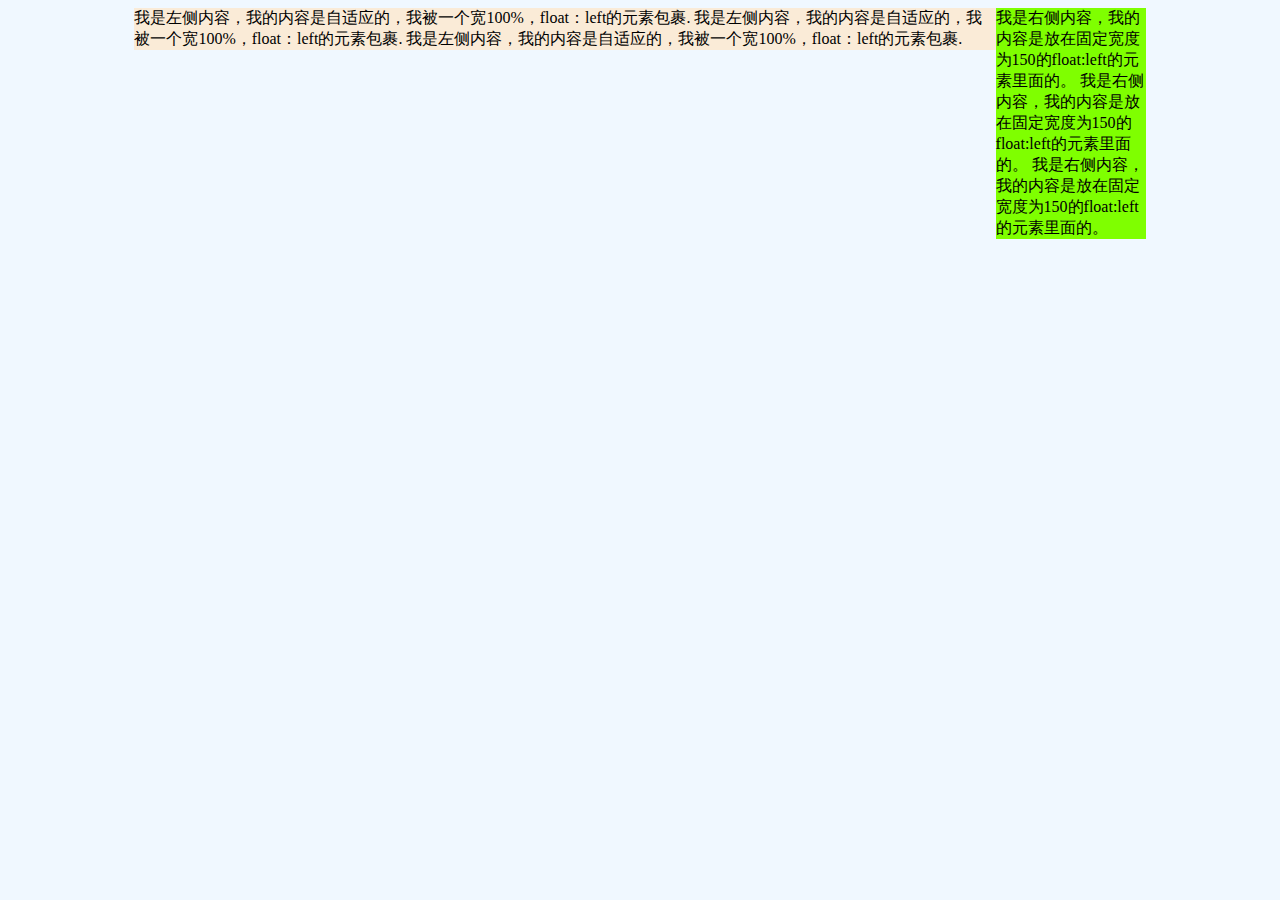
<file: css3_review/muti-column_layout.html>
<!DOCTYPE html>
<html lang="en">
<head>
    <meta charset="UTF-8">
    <title>多栏布局</title>
</head>
<body style="background: aliceblue;">
<!--测试负边距（margin）、边距折叠及z-index问题-->
<!--<div style="height: 100px;/* border: 1px solid; */width: 600px;margin: 30px auto;background: aquamarine;/* margin-bottom: 10px; *//* margin-top: 10px; *//* height: 0px; *//* position: relative; *//* overflow: hidden; */z-index: 1;" class="">-->
    <!--<div style="width: 100%;/* height: 50px; */background: bisque;/* margin-bottom: -20px; *//* display: none; */float: left;z-index: 0;/* position: absolute; *//* top: 0; *//* left: 0; */margin-left: 0px;"><div style="-->
    <!--width: 20px;-->
    <!--height: 59px;-->
    <!--position: absolute;-->
    <!--background: blue;-->
    <!--z-index: 0;-->
<!--"></div>-->
        <!--bfhdsl<br>dnjl<br>seioi<br>-->
    <!--</div>-->
    <!--<div style="width: 50px;height: 92px;background: black;/* margin-bottom: -20px; *//* display: none; */float: left;z-index: 3;position: absolute;/* top: -14px; *//* left: 0; */">-->
    <!--</div>-->
<!--</div>-->

<!--<div style="height: 130px;/* border: 1px solid; */width: 600px;margin: 30px auto;background: yellowgreen;margin-top: -10px;/* z-index: -1; */">-->
    <!--<div style="width: 100%;float: left;/* background: brown; */margin-left: 50px;/* display: none; */margin-right: 40px;margin-top: 0px;/* z-index: -1; */">-->
        <!--<div style="margin-left: 50px;margin-right: 50px;background: teal;">自适应<br>s<br>d<br>f</div>-->
    <!--</div>-->
    <!--<div style="width: 50px;height: 50px;/* border: 1px solid; */float: left;/* margin-top: -50px; *//* margin-right: 12px; */margin-left: 0px;/* margin-bottom: 9px; */background: antiquewhite;">-->
        <!--dnlak<br>soa<br>-->
    <!--</div>-->
    <!--<span style="display: none;">aaaa</span>-->
    <!--<div style="width: 50px;height: 50px;/* border: 1px solid; */float: left;margin-top: 0px;margin-bottom: 0px;/* display: none; */background: aqua;/* clear: both; */margin-left: 5px;margin-right: -25px;">-->
    <!--</div>-->
    <!--<div style="width: 50px;height: 50px;/* border: 1px solid; */float: left;/* margin-top: -50px; */margin-bottom: 0px;/* display: none; */background: brown;/* clear: both; */margin-left: 0px;/* display: none; */">-->
    <!--</div>-->
<!--</div>-->
<!--<div style="width:100px;height:50px;margin:10px auto;background-color:red;margin-top: 30px;"></div>-->

<!--测试float布局引起的空白,及float的负边距问题-->
    <!--<div style="width:200px;margin: 30px auto;background-color:darkkhaki;height: 400px;" id="div">-->
        <!--<div style="width:50px;height:60px;float:left;background-color:palegoldenrod;"></div>-->
        <!--<div style="width:50px;height:60px;float:left;background-color:cadetblue;"></div>-->
        <!--<div style="width:50px;height:130px;float: right;background-color:green;margin-right:-40px"></div>-->
        <!--<div style="width: 50px;height: 40px;float:left;background-color:yellow;"></div>-->
        <!--<div style="width:40px;height: 50px;float: right;background-color: blueviolet;"></div>-->
        <!--<div style="width: 50px;height:55px;background-color:brown;/* clear:left; */float: left;margin-left:-50px"></div>-->
        <!--<div style="width: 50px;height:50px;background-color: aquamarine;/* clear:left; */float: left;"></div>-->
        <!--<div style="width: 50px;height:50px;background-color: blue;/* clear:left; */float: left;margin-right:-10px"></div>-->
    <!--</div>-->

<!--测试absolute布局-->
    <!--<div style="position:relative;width:200px;margin:30px auto;background-color:red;">-->
        <!--<div style="width:50px;height:50px;background-color:lightblue"></div>-->
        <!--<div style="position:absolute;width:50px;height:50px;background-color:lightgreen;top: 0;left: 60px;"></div>-->
    <!--</div>-->
    <!--<div>dddd</div>-->

<!--测试line-height和vertical-align-->
<!--<div style="-->
    <!--padding: 20px;-->
    <!--border: 1px solid;-->
    <!--margin: 20px;-->
    <!--line-height: 30px;-->
    <!--/* height: 67px; */-->
    <!--/* overflow: hidden; */-->
    <!--/* vertical-align: middle; */-->
    <!--display: inline-block;-->
    <!--font-size: 30px;-->
    <!--/* width: 69px; */-->
<!--">-->
    <!--<span style="-->
    <!--line-height: 30px;-->
    <!--font-size: 39px;-->
    <!--/* display: none; */-->
    <!--/* vertical-align: middle; */-->
<!--">hfxxaso </span>-->
  <!--<span style="-->
    <!--/* vertical-align: middle; */-->
    <!--font-size: 30px;-->
    <!--line-height: 30px;-->
    <!--vertical-align: -10%;-->
<!--">hx <br>eix</span></div>-->
<!--<table>-->
    <!--<tbody><tr><td style="-->
    <!--/* height: 40px; */-->
    <!--width: 40px;-->
    <!--line-height: 25px;-->
    <!--height: 20px;-->
    <!--vertical-align: baseline;-->
<!--">eee</td><td>eee</td></tr>-->
    <!--<tr><td colspan="2">eee</td></tr>-->
    <!--</tbody></table>-->

<!--display部分属性测试-->
<!--<div style="-->
    <!--float: left;-->
    <!--width: 300px;-->
    <!--height: 300px;-->
    <!--background: blueviolet;-->
<!--">-->
<!--</div>-->

<!--<div style="-->
    <!--display: table-cell;-->
    <!--width: 200px;-->
    <!--height: 200px;-->
    <!--background: aqua;-->
<!--"></div>-->
<!--<div style="-->
    <!--width: 200px;-->
    <!--height: 73px;-->
    <!--background: antiquewhite;-->
    <!--/* display: table-cell; */-->
    <!--/* overflow: hidden; */-->
    <!--/* float: left; */-->
<!--">我是右侧内容，我的内容是自适应我是右侧内容，我的内容是自适应的我是右侧内容，我的内容是自适应的的</div>-->
<!--<div style="-->
    <!--width: 200px;-->
    <!--height: 30px;-->
    <!--background: aquamarine;-->
    <!--/* clear: left; */-->
    <!--/* overflow: hidden; */-->
    <!--display: table-row;-->
<!--">发i额怕分发i额怕分别发i额怕分别发i额怕分别发i额怕分别发i额怕分别发i额怕分发i额怕分别发i额怕分别发i额怕分别发i额怕分别发i额怕分别别发i额怕分发i额怕分别发i额怕分别发i额怕分别发i额怕分别发i额怕分别别发i额怕分发i额怕分别发i额怕分别发i额怕分别发i额怕分别发i额怕分别别别</div>-->

<!--<div style="-->
    <!--/* width: 200px; */-->
    <!--/* height: 30px; */-->
    <!--background: brown;-->
    <!--/* clear: left; */-->
    <!--/* overflow: hidden; */-->
    <!--display: table-row;-->
<!--">发i额怕分发i额怕分别发i额怕分别发i额怕分别发i额怕分别发i额怕分别发i额怕分发i额怕分别发i额怕分别发i额怕分别发i额怕分别发i额怕分别别发i额怕分发i额怕分别发i额怕分别发i额怕分别发i额怕分别发i额怕分别别发i额怕分发i额怕分别发i额怕分别发i额怕分别发i额怕分别发i额怕分别别别</div>-->
<!--<div style="-->
    <!--/* width: 200px; */-->
    <!--/* height: 30px; */-->
    <!--background: brown;-->
    <!--/* clear: left; */-->
    <!--/* overflow: hidden; */-->
    <!--display: table-row;-->
<!--">发i额怕分发i额怕分别发i额怕分别发i额怕分别发i额怕分别发i额怕分别发i额怕分发i额怕分别发i额怕分别发i额怕分别发i额怕分别发i额怕分别别发i额怕分发i额怕分别发i额怕分别发i额怕分别发i额怕分别发i额怕分别别发i额怕分发i额怕分别发i额怕分别发i额怕分别发i额怕分别发i额怕分别别别</div><div style="-->
    <!--width: 200px;-->
    <!--/* height: 30px; */-->
    <!--background: brown;-->
    <!--/* clear: left; */-->
    <!--/* overflow: hidden; */-->
    <!--/* border: 1px solid; */-->
<!--">-->
  <!--<span style="-->
    <!--background: bisque;-->
    <!--width: 100px;-->
    <!--height: 100px;-->
    <!--margin: 10px;-->
    <!--padding: 10px;-->
    <!--border: 1px solid;-->
<!--">烦恼i恶父啪内茅父啪内茅父啪内茅艰</span><span style="-->
    <!--background: cadetblue;-->
    <!--/* display: none; */-->
    <!--margin: 10px;-->
    <!--padding: 10px;-->
    <!--border: 1px solid;-->
<!--">烦恼i恶父啪内佛山茅草恶法艰苦打吗佛啊念佛拍额分v哦你扫i娥方炯生票房你</span>-->
<!--</div>-->


<!--多栏自适应布局-->
<!--1、左侧尺寸固定右侧自适应-->
    <!--浮动实现-->
    <!--<div class="container" style=" width: 80%;margin: 0px auto;">-->
        <!--float和absolute均可以-->
        <!--<div class="left" style="width: 150px;float: left;background: aquamarine;">-->
            <!--我是左侧内容，我的内容是放在固定宽为150px的float元素里面的-->
            <!--我是左侧内容，我的内容是放在固定宽为150px的float元素里面的-->
            <!--我是左侧内容，我的内容是放在固定宽为150px的float元素里面的-->
        <!--</div>-->
        <!--<div class="right" style="margin-left: 150px;background: blue;">-->
            <!--我是右侧内容，我的内容是自适应的。使用了margin-left等于左侧固定宽度的方法来实现，这样就能保证右侧内容自适应了。-->
            <!--我是右侧内容，我的内容是自适应的。使用了margin-left等于左侧固定宽度的方法来实现，这样就能保证右侧内容自适应了。-->
        <!--</div>-->
    <!--</div>-->

    <!--绝对定位实现-->
    <!--<div class="container" style="width: 80%;margin: 10px auto;position: relative;padding-left: 150px;">-->
        <!--<div class="left" style="position: absolute;width: 150px;left: 0px;background: bisque;">-->
            <!--我是左侧内容，我的内容是放在宽度为150px的absolute定位的元素里面的，-->
            <!--我是左侧内容，我的内容是放在宽度为150px的absolute定位的元素里面的，-->
            <!--我是左侧内容，我的内容是放在宽度为150px的absolute定位的元素里面的，-->
        <!--</div>-->
        <!--<div class="right" style="background: blue;">-->
            <!--我是右侧内容，我内容是自适应的，我使用的方法是，-->
            <!--我是右侧内容，我内容是自适应的，我使用的方法是，-->
            <!--我是右侧内容，我内容是自适应的，我使用的方法是，-->
            <!--我是右侧内容，我内容是自适应的，我使用的方法是，-->
        <!--</div>-->
    <!--</div>-->

    <!--BFC实现-->
    <!--<div class="container" style=" width: 80%;margin: 0px auto;">-->
        <!--<div class="left" style="float: left;width: 150px;background: antiquewhite;">-->
            <!--我是左侧内容，我的内容是放在固定宽为150px的float元素里面的.-->
            <!--我是左侧内容，我的内容是放在固定宽为150px的float元素里面的.-->
            <!--我是左侧内容，我的内容是放在固定宽为150px的float元素里面的-->
        <!--</div>-->
        <!--<div class="right" style="display: table-cell;background: chartreuse;">-->
            <!--我是右侧内容，我是自适应的，我是通过将自己新建为BFC实现的，BFC可以阻止文字环绕。-->
            <!--我是右侧内容，我是自适应的，我是通过将自己新建为BFC实现的，BFC可以阻止文字环绕。-->
            <!--我是右侧内容，我是自适应的，我是通过将自己新建为BFC实现的，BFC可以阻止文字环绕。-->
        <!--</div>-->
    <!--</div>-->

    <!--table实现-->
    <!--<div class="container" style="display:table; width: 80%;margin: 0px auto;">-->
        <!--<div class="left" style="display:table-cell;width: 150px;background: antiquewhite;">-->
            <!--我是左侧内容，我的内容是放在固定宽为150px的table-cell元素里面的.-->
            <!--我是左侧内容，我的内容是放在固定宽为150px的table-cell元素里面的.-->
            <!--我是左侧内容，我的内容是放在固定宽为150px的table-cell元素里面的-->
        <!--</div>-->
        <!--<div class="right" style="display: table-cell;background: chartreuse;">-->
            <!--我是右侧内容，我是自适应的，我是放在没有设置宽度的table-cell元素里面的。-->
            <!--我是右侧内容，我是自适应的，我是放在没有设置宽度的table-cell元素里面的。-->
            <!--我是右侧内容，我是自适应的，我是放在没有设置宽度的table-cell元素里面的。-->
        <!--</div>-->
    <!--</div>-->

<!--2、右侧尺寸固定左侧自适应-->
    <!--不改变dom位置的写法-->
    <div class="container" style="width: 80%;margin: 0px auto;">
        <div class="wrap" style="width: 100%;float:left">
            <div class="left" style="margin-right:150px;background: antiquewhite;">
                我是左侧内容，我的内容是自适应的，我被一个宽100%，float：left的元素包裹.
                我是左侧内容，我的内容是自适应的，我被一个宽100%，float：left的元素包裹.
                我是左侧内容，我的内容是自适应的，我被一个宽100%，float：left的元素包裹.
            </div>
        </div>
        <div class="right" style="float:left;margin-left:-150px;width:150px;background: chartreuse;">
            我是右侧内容，我的内容是放在固定宽度为150的float:left的元素里面的。
            我是右侧内容，我的内容是放在固定宽度为150的float:left的元素里面的。
            我是右侧内容，我的内容是放在固定宽度为150的float:left的元素里面的。
        </div>
    </div>

    <!--改变dom位置的写法-->
    <!--<div class="container" style=" width: 80%;margin: 0px auto;">-->
        <!--<div class="right" style="width: 150px;float: right;background: aquamarine;">-->
            <!--我是右侧内容，我的内容是放在固定宽为150px的float元素里面的-->
            <!--我是右侧内容，我的内容是放在固定宽为150px的float元素里面的-->
            <!--我是右侧内容，我的内容是放在固定宽为150px的float元素里面的-->
        <!--</div>-->
        <!--<div class="left" style="margin-right: 150px;background: blue;">-->
            <!--我是左侧内容，我的内容是自适应的。使用了margin-right等于右侧固定宽度的方法来实现，这样就能保证左侧内容自适应了。-->
            <!--我是左侧内容，我的内容是自适应的。使用了margin-right等于右侧固定宽度的方法来实现，这样就能保证左侧内容自适应了。-->
        <!--</div>-->
    <!--</div>-->

<!--3、左右都自适应-->
    <!--<div class="container" style=" width: 80%;margin: 0px auto;">-->
        <!--<div class="left" style="float: left;background: aquamarine;">-->
            <!--我是左侧内容，我的内容是自适应的。我放在未设置宽的float元素里面的-->
        <!--</div>-->
        <!--<div class="right" style="display:table-cell;background: blue;">-->
            <!--我是右侧内容，我的内容是自适应的。我放在未设置宽的table-cell元素里面-->
            <!--我是右侧内容，我的内容是自适应的。我放在未设置宽的table-cell元素里面-->
        <!--</div>-->
    <!--</div>-->

    <!--左右都自适应用-->
    <!--<style type="text/css">-->
        <!--.left{-->
            <!--float:left;-->
        <!--}-->
        <!--.right{-->
            <!--display:table-cell;-->
            <!--padding-left:10px;-->
        <!--}-->
    <!--</style>-->
    <!--<div class="container" style="width:80%;margin:0px auto">-->
        <!--<div class="left">2个奖励：</div>-->
        <!--<div class="right">1个标签</div>-->
        <!--<div class="right">2个橱窗位</div>-->
        <!--<div class="left">2个新活动：</div>-->
        <!--<div class="right">超级双响炮<br>超级优惠券</div>-->
    <!--</div>-->

<!--4、三栏布局，左右定宽，中间内容自适应-->
    <!--左右float+中间margin实现，dom顺序和视觉顺序不同，关键的主体内容在文档后面，主次不合理，如果右栏包含大量脚本，可能影响甚至阻塞整个页面的载入，不适合用做整站页面框架的搭建-->
    <!--<div class="container" style="width:80%;margin:0px auto">-->
        <!--<div class="left" style="width:150px;float: left;background:olivedrab">-->
            <!--我是左侧内容，我是定宽的，我使用向左浮动的方式。我是左侧内容，我是定宽的，我使用向左浮动的方式。我是左侧内容，我是定宽的，我使用向左浮动的方式。-->
        <!--</div>-->
        <!--<div class="right" style="width:100px;float:right;background:darkgreen">-->
            <!--我是右侧内容，我是定宽的，我使用向右浮动的方式。我是右侧内容，我是定宽的，我使用向右浮动的方式。我是右侧内容，我是定宽的，我使用向右浮动的方式。-->
        <!--</div>-->
        <!--<div class="content" style="margin-left: 150px;margin-right:100px;background-color:brown">-->
            <!--我是中间内容，我是自适应的，我的左外边距是左边定宽内容的宽度，我的右外边距是右边定宽内容的宽度。-->
            <!--<div style="height:300px">-->

            <!--</div>-->
            <!--我是中间内容，我是自适应的，我的左外边距是左边定宽内容的宽度，我的右外边距是右边定宽内容的宽度。-->
        <!--</div>-->
    <!--</div>-->

    <!--左右绝对定位+margin-->
    <!--<div class="container" style="width: 80%;margin:0px auto;position:relative">-->
        <!--<div class="left" style="position: absolute;width: 150px;left: 0px;top:0px;background-color: cadetblue">-->
            <!--我是左侧内容，我是定宽的，我使用的是绝对定位，left为0px。-->
            <!--我是左侧内容，我是定宽的，我使用的是绝对定位，left为0px。-->
            <!--我是左侧内容，我是定宽的，我使用的是绝对定位，left为0px。-->
        <!--</div>-->
        <!--<div class="content" style="margin-left: 150px;margin-right: 100px;background-color: blueviolet">-->
            <!--我是中间内容，我是自适应的，我的左外边距是左边定宽内容的宽度，我的右外边距是右边定宽内容的宽度-->
            <!--我是中间内容，我是自适应的，我的左外边距是左边定宽内容的宽度，我的右外边距是右边定宽内容的宽度-->
            <!--我是中间内容，我是自适应的，我的左外边距是左边定宽内容的宽度，我的右外边距是右边定宽内容的宽度-->
        <!--</div>-->
        <!--<div class="right" style="width: 100px;position: absolute;right: 0px;top:0px;background-color: burlywood">-->
            <!--我是右侧内容，我是定宽的，我使用的是绝对定位，right和top为0px。-->
            <!--我是右侧内容，我是定宽的，我使用的是绝对定位，right和top为0px。-->
            <!--我是右侧内容，我是定宽的，我使用的是绝对定位，right和top为0px。-->
        <!--</div>-->
    <!--</div>-->

    <!--左中右全部浮动+左右margin-left为负值-->
    <!--<div class="container" style="width: 80%;margin:0px auto;">-->
        <!--<div class="contentWrap" style="float: left;width:100%;">-->
            <!--<div class="content" style="margin-left: 150px;margin-right: 100px;background-color: burlywood">-->
                <!--我是中间内容，我的自适应的，我的左外边距是左边定宽内容的宽度，我的右外边距是右边定宽内容的宽度。-->
                <!--我是中间内容，我的自适应的，我的左外边距是左边定宽内容的宽度，我的右外边距是右边定宽内容的宽度。-->
                <!--我是中间内容，我的自适应的，我的左外边距是左边定宽内容的宽度，我的右外边距是右边定宽内容的宽度。-->
            <!--</div>-->
        <!--</div>-->
        <!--<div class="left" style="float:left;width:150px;margin-left: -100%;background-color: blueviolet">-->
            <!--我是左侧内容，我是定宽的，我使用的是向左浮动，然后将margin-left设置为-100%。-->
            <!--我是左侧内容，我是定宽的，我使用的是向左浮动，然后将margin-left设置为-100%。-->
            <!--我是左侧内容，我是定宽的，我使用的是向左浮动，然后将margin-left设置为-100%。-->
        <!--</div>-->
        <!--<div class="right" style="float:left;width:100px;margin-left: -100px;background-color: blue">-->
            <!--我是右侧内容，我是定宽的，我使用的是向左浮动，然后将margin-left设置为负自己的宽度值。-->
            <!--我是右侧内容，我是定宽的，我使用的是向左浮动，然后将margin-left设置为负自己的宽度值。-->
            <!--我是右侧内容，我是定宽的，我使用的是向左浮动，然后将margin-left设置为负自己的宽度值。-->
        <!--</div>-->
    <!--</div>-->

    <!--float+负margin实现-->
    <!--<div class="container" style="width: 80%;margin:0px auto">-->
        <!--<div class="leftWrap" style="width: 100%;float: left;">-->
            <!--<div class="leftContainer" style="margin-right: 100px;">-->
                <!--<div class="left" style="width: 150px;float: left;background-color: burlywood">-->
                    <!--我是左侧内容，我是定宽的，我是左侧内容自适应中的左侧定宽。-->
                    <!--我是左侧内容，我是定宽的，我是左侧内容自适应中的左侧定宽。-->
                    <!--我是左侧内容，我是定宽的，我是左侧内容自适应中的左侧定宽。-->
                <!--</div>-->
                <!--<div class="content" style="margin-left: 150px;background-color: blueviolet">-->
                    <!--我是中间内容，我是自适应的，我是左侧内容自适应中的右侧自适应。-->
                    <!--我是中间内容，我是自适应的，我是左侧内容自适应中的右侧自适应。-->
                    <!--我是中间内容，我是自适应的，我是左侧内容自适应中的右侧自适应。-->
                <!--</div>-->
            <!--</div>-->
        <!--</div>-->
        <!--<div class="right" style="width:100px;float: left;margin-left: -100px;background-color: blue">-->
            <!--我是右侧内容，我是定宽的，我是左适应右定宽的右定宽。-->
            <!--我是右侧内容，我是定宽的，我是左适应右定宽的右定宽。-->
            <!--我是右侧内容，我是定宽的，我是左适应右定宽的右定宽。-->
        <!--</div>-->
    <!--</div>-->
</body>
</html>
</file>
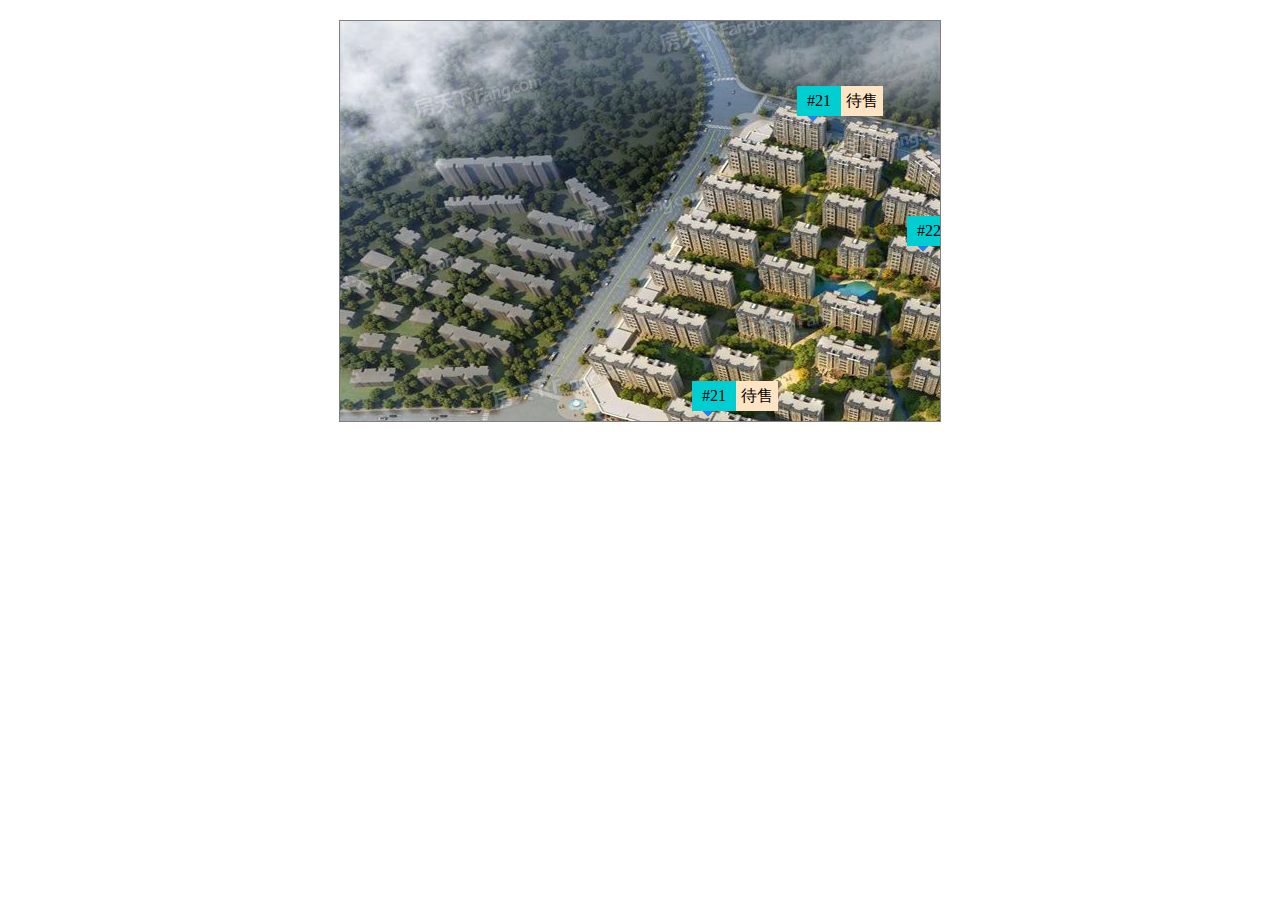
<file: html5_review/drag.html>
<!DOCTYPE html>
<html lang="en">
<head>
    <meta charset="UTF-8">
    <title>drag</title>
    <!--<style type="text/css">-->
        <!--.detial:hover{-->
            <!--background-color: coral;-->
        <!--}-->
    <!--</style>-->
</head>
<body>
    <div style="width: 600px;height: 400px; border: 1px solid gray;position:relative;margin: 20px auto;overflow: hidden;cursor:move;">
        <div id="drag" style="width: 900px;height:600px;position:absolute;top:0px;left:0px;background-image: url('images/bg.jpg') ">
            <div class="detail" style="position:absolute;left: 352px;top:360px;background: darkturquoise;height: 30px;line-height: 30px;cursor:pointer">
                <a style=""><span style="padding:0px 10px;">#21</span><span style="background-color: bisque;display:inline-block;padding:0px 5px">待售</span></a>
                <i style="width:12px;height:6px;position:absolute;top:30px;left:10px;background-image: url('images/blu_ar01.png')"></i>
            </div>
            <div class="detail" style="position:absolute;left: 567px;top:195px;background: darkturquoise;height: 30px;line-height: 30px;cursor:pointer">
                <a style=""><span style="padding:0px 10px;">#22</span><span style="background-color: bisque;display:inline-block;padding:0px 5px">待售</span></a>
                <i style="width:12px;height:6px;position:absolute;top:30px;left:10px;background-image: url('images/blu_ar01.png')"></i>
            </div>
            <div class="detail" style="position:absolute;left: 457px;top:65px;background: darkturquoise;height: 30px;line-height: 30px;cursor:pointer">
                <a style=""><span style="padding:0px 10px;">#21</span><span style="background-color: bisque;display:inline-block;padding:0px 5px">待售</span></a>
                <i style="width:12px;height:6px;position:absolute;top:30px;left:10px;background-image: url('images/blu_ar01.png')"></i>
            </div>
        </div>
    </div>
    <script type="text/javascript">
        window.onload=function(){
            var drag=document.getElementById('drag');
            drag.onmousedown=function(ev){
                var disX=ev.clientX-this.offsetLeft;
//                var disX=ev.clientX-(this.offsetLeft+this.offsetParent.offsetLeft);
//                console.log(this.offsetLeft+this.offsetParent.offsetLeft);
                var disY=ev.clientY-this.offsetTop;
                drag.onmousemove=function(ev){
                    var l=ev.clientX-disX;
                    var t=ev.clientY-disY;
//                    console.log(l);
                    if(l>=0){
                        l=0;
                    }
                    if(l<=-300){
                        l=-300;
                    }
                    if(t>=0){
                        t=0;
                    }
                    if(t<=-200){
                        t=-200;
                    }
                    drag.style.left=l+'px';
                    drag.style.top=t+'px';

                }
                drag.onmouseup=function(){
                    this.onmousemove=this.onmouseup=null;
                }
                return false;
            }
            var detail=document.getElementsByClassName('detail');
//            console.log(detail);
            for(var i=0;i<detail.length;i++){
                detail[i].onmouseover=function(){
                    this.style.backgroundColor='orange';
                };
                detail[i].onmouseout=function(){
                    this.style.backgroundColor='darkturquoise';
                }
            }
        }
    </script>
</body>
</html>
</file>
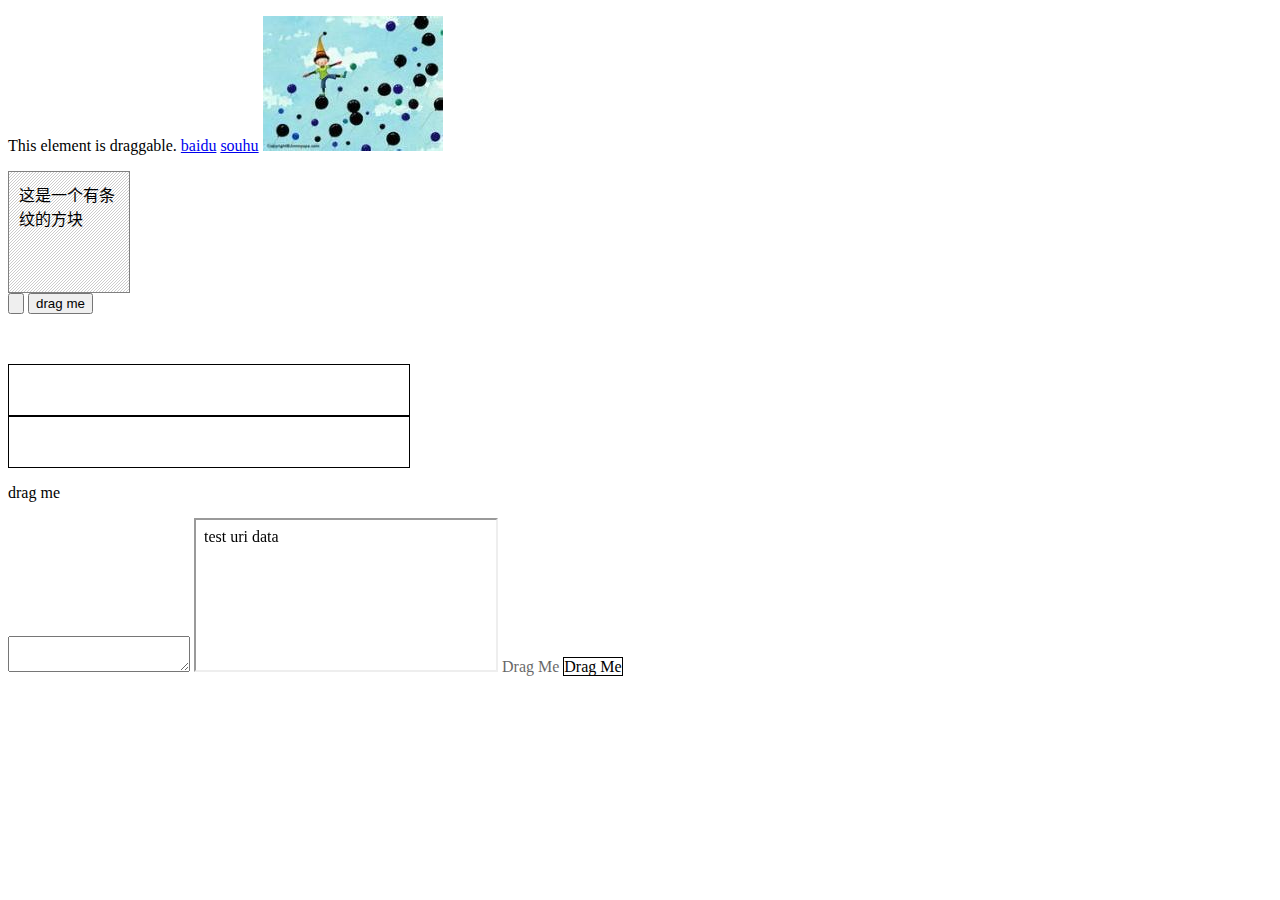
<file: html5_review/HTML_Drag_and_Drop_API.html>
<!DOCTYPE html>
<html lang="zh-CN">
<head>
    <meta charset="UTF-8">
    <meta http-equiv="Cache-Control" content="no-cache" />
    <title>HTML5拖放详解</title>
    <style type="text/css">
        /*需要在dragenter事件中取消默认处理*/
        #t1:-moz-drag-over{
            border:2px solid blueviolet;
        }
    </style>
    <link href="data:text/css,.striped_box
        {
            width: 100px;
            height: 100px;
            background-image: url('[data-uri]');
    border: 1px solid gray;
    padding: 10px;
    }" type="text/css" rel="stylesheet" />
</head>
<body>
<p draggable="true" id="p1">This element is draggable.
    <a id="a1" href="http://www.baidu.com">baidu</a>
    <a id="a2" href="http://www.souhu.com">souhu</a>
    <img src="images/04.jpg" />
</p>
<div class="striped_box lazy ">
    这是一个有条纹的方块
</div>
<input type="button" ondragstart="event.dataTransfer.setData('text', 'Drag Me Button');" />
<button draggable="true" ondragstart="event.dataTransfer.setData('text', 'Drag Me Button');">drag me</button>
<div id="t1" style="width: 400px;height: 50px;"></div>
<div id="t2" style="width:400px;height: 50px;border: 1px solid"></div>
<div id="t3" style="width:400px;height: 50px;border: 1px solid"></div>

<p>drag me</p>
<textarea ondragenter="event.preventDefault();event.stopPropagation()" ondrop="event.preventDefault();event.stopPropagation();this.value+=event.dataTransfer.getData('text/plain')"></textarea>

<iframe src="data:text/html,<p>test uri data</p>"></iframe>

<!--XUI元素-->
<panel id="panel" style="opacity: 0.6">
    <description id="pb">Drag Me</description>
</panel>

<vbox align="start" style="border: 1px solid black;" ondragstart="startDrag(event)">
    <description>Drag Me</description>
</vbox>
<script type="text/javascript">
    function startDrag(event) {
        event.dataTransfer.setData("text/plain", "<strong>Body</strong>");
        event.dataTransfer.setDragImage(document.getElementById("panel"), 20, 20);
    }
</script>
<script type="text/javascript" src="js/HTML_Drag_and_Drop_API.js"></script>
<!--<script type="text/javascript" src="data:text/javascript,alert('test data url')"></script>-->
</body>
</html>

<!--Dragging and Dropping Multiple Items-->
<!--<html>-->
<!--<head>-->
    <!--<script>-->

        <!--function dodrop(event)-->
        <!--{-->
            <!--var dt = event.dataTransfer;-->
            <!--var count = dt.mozItemCount;-->
            <!--output("Items: " + count + "\n");-->

            <!--for (var i = 0; i < count; i++) {-->
                <!--output(" Item " + i + ":\n");-->
                <!--var types = dt.mozTypesAt(i);-->
                <!--for (var t = 0; t < types.length; t++) {-->
                    <!--output("  " + types[t] + ": ");-->
                    <!--try {-->
                        <!--var data = dt.mozGetDataAt(types[t], i);-->
                        <!--output("(" + (typeof data) + ") : <" + data + " >\n");-->
                    <!--} catch (ex) {-->
                        <!--output("<<error>>\n");-->
                        <!--dump(ex);-->
                    <!--}-->
                <!--}-->
            <!--}-->
        <!--}-->

        <!--function output(text)-->
        <!--{-->
            <!--document.getElementById("output").textContent += text;-->
            <!--dump(text);-->
        <!--}-->
<!--//        var img=new Image();-->
<!--//        img.src='images/04.jpg';-->
        <!--function drag_start(event){-->
<!--//            var file=document.getElementsByTagName('input')[0].files[0];-->
<!--//            var file=new File([file],file.name);-->
<!--//            event.dataTransfer.mozSetDataAt('application/x-moz-image',img,0);-->
<!--//            console.log(document.getElementsByTagName('input')[0].files[0]);-->
            <!--event.dataTransfer.mozSetDataAt('text/uri-list','baidu.com',0);-->
            <!--event.dataTransfer.mozSetDataAt('text/plain','baidu.com',0);-->
            <!--event.dataTransfer.mozSetDataAt('text/uri-list','firefox.com',1);-->
<!--//            event.dataTransfer.mozSetDataAt('text/plain','firefox.com',1);-->
        <!--}-->
    <!--</script>-->
<!--</head>-->
<!--<body>-->

<!--<div id="output" style="min-height: 100px; white-space: pre; border: 1px solid black;"-->
     <!--ondragenter="document.getElementById('output').textContent = ''; event.stopPropagation(); event.preventDefault();"-->
     <!--ondragover="event.stopPropagation(); event.preventDefault();"-->
     <!--ondrop="event.stopPropagation(); event.preventDefault(); dodrop(event);">-->

    <!--<div>-->

        <!--Fix</div>-->
<!--</div>-->
<!--<div draggable="true" id="drag" ondragstart="drag_start(event)">-->
<!--drag me-->
<!--</div>-->
<!--<input type="file" />-->
<!--</body>-->
<!--</html>-->
</file>
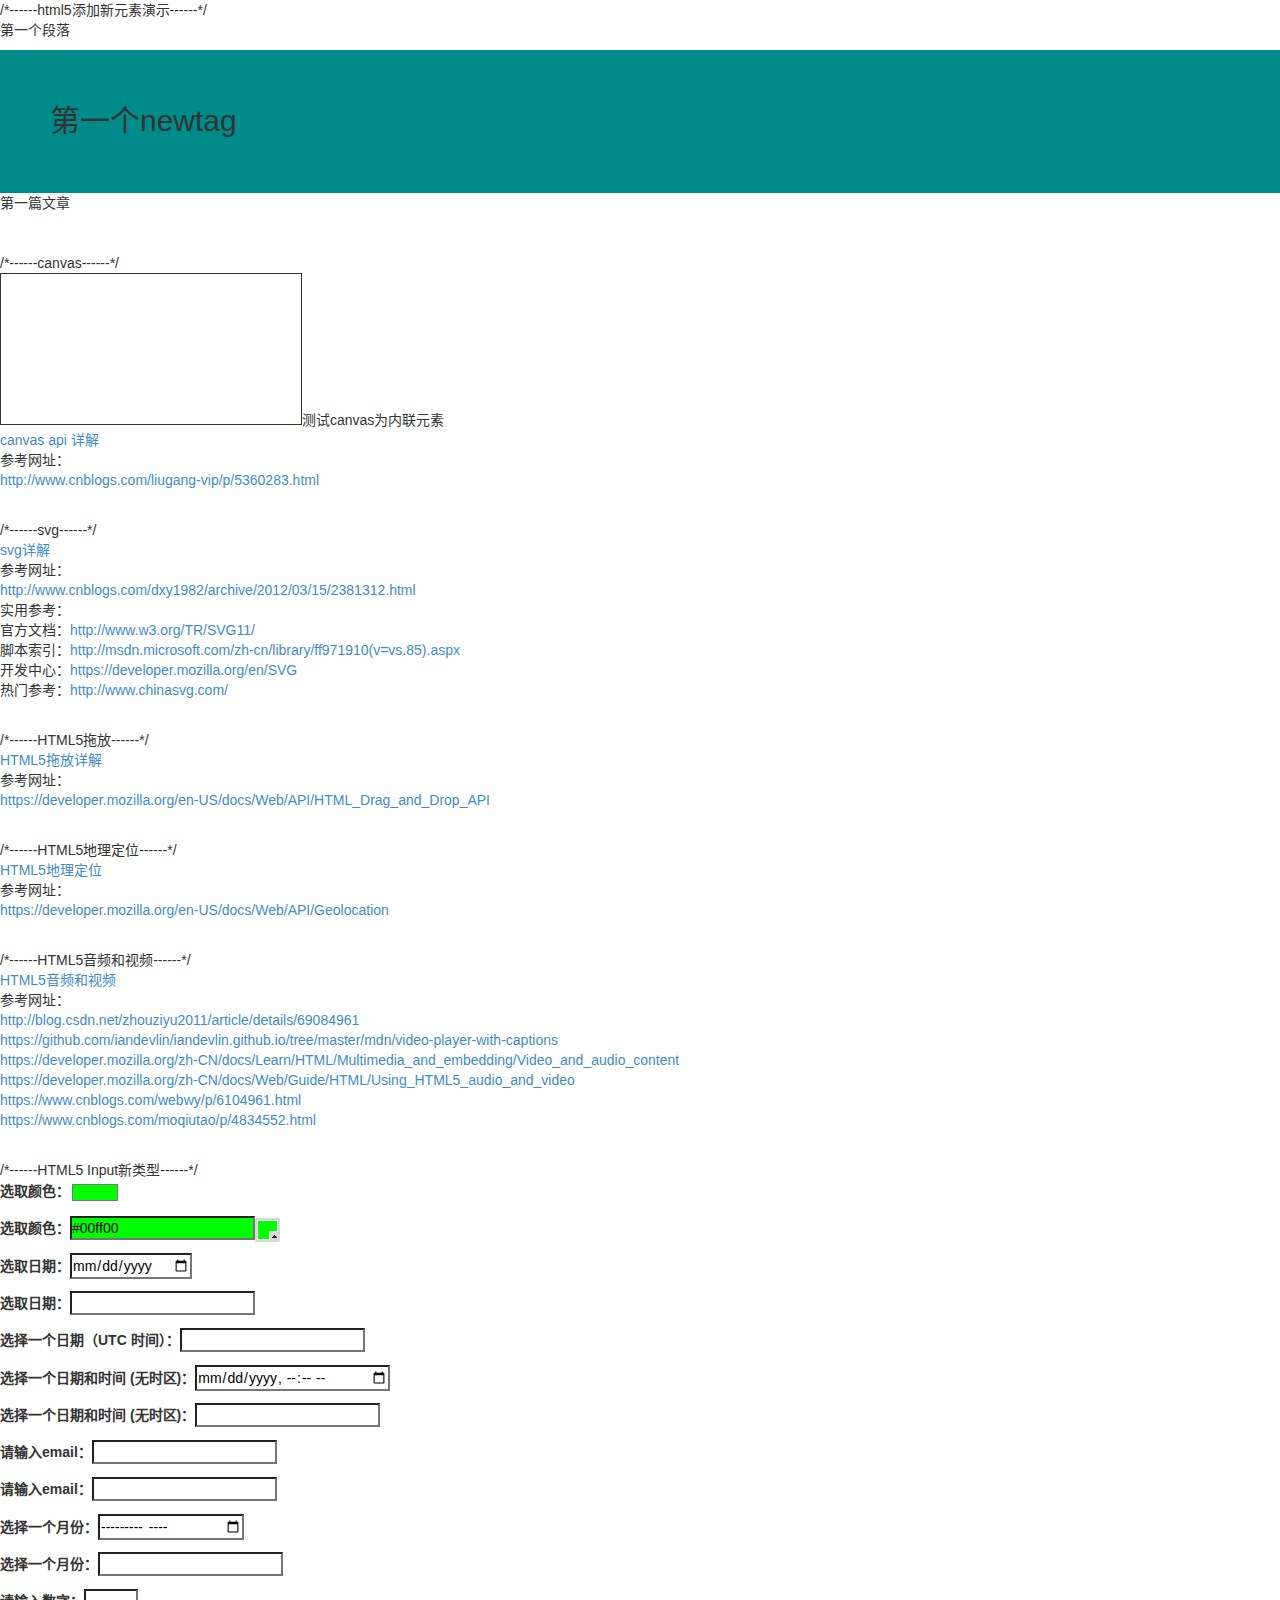
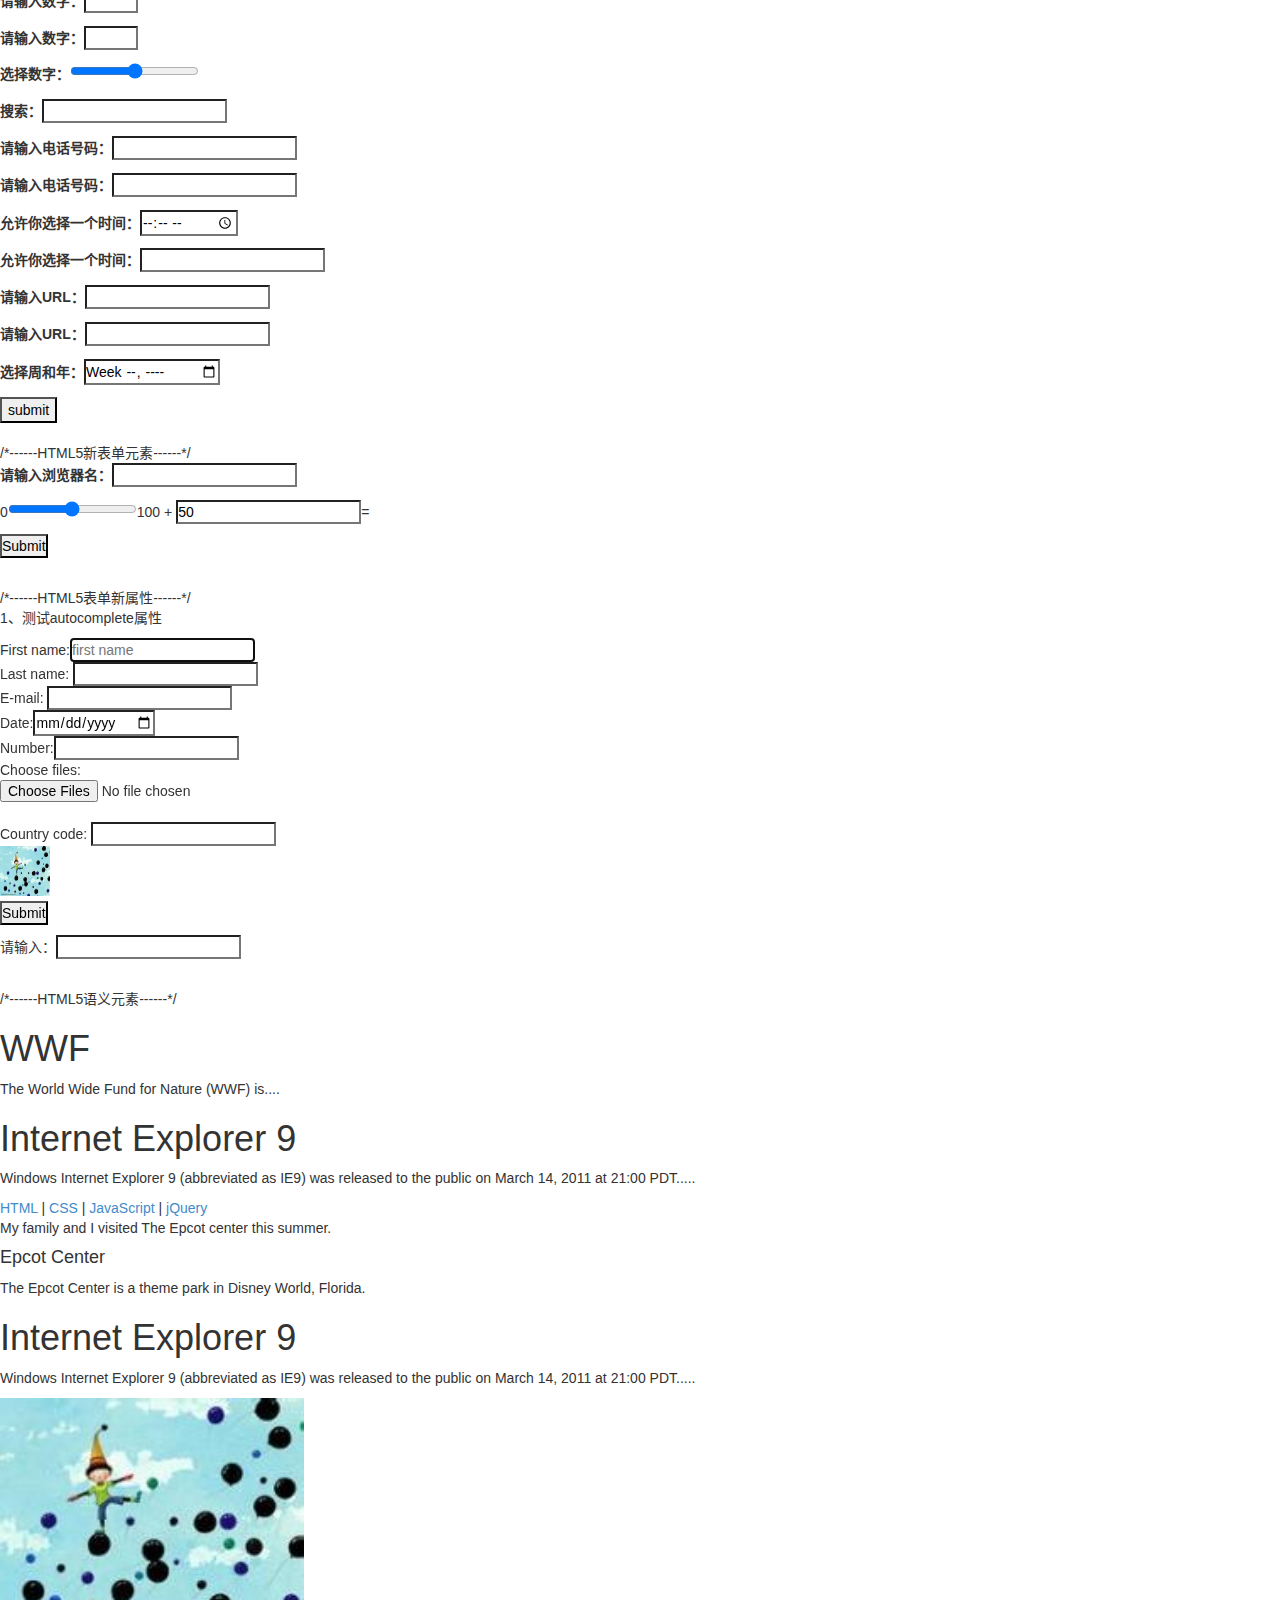
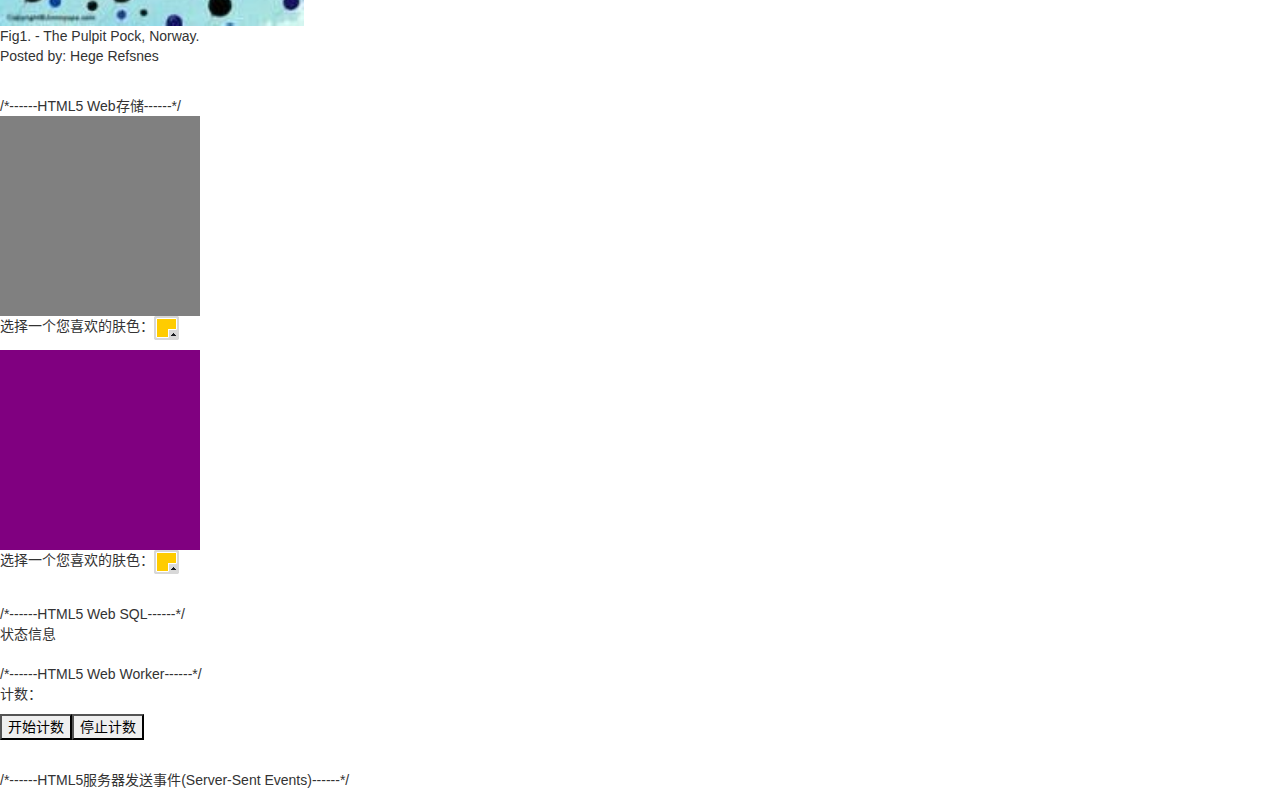
<file: html5_review/html_review.html>
<!DOCTYPE html>
<!--<html lang="zh-CN" manifest="manifest/test.appcache">-->
<html lang="zh-CN">
<head>
    <meta charset="UTF-8">
    <title>html5_review</title>
    <link href="css/reset-min.css" rel="stylesheet" type="text/css" />
    <!--html5添加新元素-->
    <script type="text/javascript">
        document.createElement('newtag');
    </script>
    <style type="text/css">
        newtag{
            display:block;
            background-color: darkcyan;
            padding: 50px;
            font-size:30px;
        }
    </style>
    <!--[if lt IE 9]>
    <script src="js/html5shiv.min.js"></script>
    <![endif]-->

    <!--input新类型样式统一-->
    <style type="text/css">
        #color{
            border: none;
            padding: 0px;
            width: 50px;
            height: 25px;
            background-color: transparent;
            vertical-align: middle;
        }
        input.error{
            border:1px solid red;
        }
        label.error{
            color: red;
        }
    </style>
    <!--颜色选择插件-->
    <link type="text/css" rel="stylesheet" href="plugins/color_picker/jpicker-1.1.6/css/jPicker-1.1.6.min.css" />
    <link type="text/css" rel="stylesheet" href="plugins/color_picker/jpicker-1.1.6/jPicker.css" />
    <!--<script type="text/javascript" src="plugins/color_picker/jpicker-1.1.6/jquery-1.4.4.min.js"></script>-->
    <script type="text/javascript" src="plugins/datatimepicker/bootstrap-datetimepicker-master/sample%20in%20bootstrap%20v3/jquery/jquery-1.8.3.min.js"></script>
    <script type="text/javascript" src="plugins/color_picker/jpicker-1.1.6/jpicker-1.1.6.min.js"></script>
    <!--datetimepicker插件-->
    <link type="text/css" rel="stylesheet" href="plugins/datatimepicker/bootstrap-datetimepicker-master/css/bootstrap-datetimepicker.min.css" />
    <link rel="stylesheet" type="text/css" href="plugins/datatimepicker/bootstrap-datetimepicker-master/sample%20in%20bootstrap%20v3/bootstrap/css/bootstrap.min.css" />
    <script type="text/javascript" src="plugins/datatimepicker/bootstrap-datetimepicker-master/sample%20in%20bootstrap%20v3/bootstrap/js/bootstrap.min.js"></script>
    <script type="text/javascript" src="plugins/datatimepicker/bootstrap-datetimepicker-master/js/bootstrap-datetimepicker.min.js"></script>
    <script type="text/javascript" src="plugins/datatimepicker/bootstrap-datetimepicker-master/js/locales/bootstrap-datetimepicker.zh-CN.js"></script>
    <!--表单验证插件-->
    <script type="text/javascript" src="plugins/validate/jquery.validate.js"></script>
</head>
<body>
    <div>/*------html5添加新元素演示------*/</div>
    <p>第一个段落</p>
    <newtag>第一个newtag</newtag>
    <article>第一篇文章</article><br /><br />
    <div>/*------canvas------*/</div>
    <canvas style="border:1px solid">默认宽300px，高150px，背景色为透明色</canvas><span>测试canvas为内联元素</span><br />
    <p><a href="canvas.html" title="canvas api 详解">canvas api 详解</a><br />参考网址：<br /><a href="http://www.cnblogs.com/liugang-vip/p/5360283.html">http://www.cnblogs.com/liugang-vip/p/5360283.html</a></p><br />
    <div>/*------svg------*/</div>
    <p>
        <a href="svg.html" title="svg详解">svg详解</a><br />参考网址：<br />
        <a href="http://www.cnblogs.com/dxy1982/archive/2012/03/15/2381312.html">http://www.cnblogs.com/dxy1982/archive/2012/03/15/2381312.html</a><br />
        实用参考：<br />
        官方文档：<a href="http://www.w3.org/TR/SVG11/">http://www.w3.org/TR/SVG11/</a><br />
        脚本索引：<a href="http://msdn.microsoft.com/zh-cn/library/ff971910(v=vs.85).aspx">http://msdn.microsoft.com/zh-cn/library/ff971910(v=vs.85).aspx</a><br />
        开发中心：<a href="https://developer.mozilla.org/en/SVG">https://developer.mozilla.org/en/SVG</a><br />
        热门参考：<a href="http://www.chinasvg.com/">http://www.chinasvg.com/</a><br />
    </p>
    <br />
    <div>/*------HTML5拖放------*/</div>
    <p>
        <a href="HTML_Drag_and_Drop_API.html" title="HTML5拖放详解">HTML5拖放详解</a><br />
        参考网址：<br />
        <a href="https://developer.mozilla.org/en-US/docs/Web/API/HTML_Drag_and_Drop_API">https://developer.mozilla.org/en-US/docs/Web/API/HTML_Drag_and_Drop_API</a>
    </p>
    <br />
    <div>/*------HTML5地理定位------*/</div>
    <p>
        <a href="geolocation.html" title="HTML5地理定位">HTML5地理定位</a><br />
        参考网址：<br />
        <a href="https://developer.mozilla.org/en-US/docs/Web/API/Geolocation">https://developer.mozilla.org/en-US/docs/Web/API/Geolocation</a>
    </p>
    <br />
    <div>/*------HTML5音频和视频------*/</div>
    <p>
        <a href="videoAndAudio.html" title="HTML5音频和视频">HTML5音频和视频</a><br />
        参考网址：<br />
        <a href="http://blog.csdn.net/zhouziyu2011/article/details/69084961">http://blog.csdn.net/zhouziyu2011/article/details/69084961</a><br />
        <a href="https://github.com/iandevlin/iandevlin.github.io/tree/master/mdn/video-player-with-captions">https://github.com/iandevlin/iandevlin.github.io/tree/master/mdn/video-player-with-captions</a><br />
        <a href="https://developer.mozilla.org/zh-CN/docs/Learn/HTML/Multimedia_and_embedding/Video_and_audio_content">https://developer.mozilla.org/zh-CN/docs/Learn/HTML/Multimedia_and_embedding/Video_and_audio_content</a><br />
        <a href="https://developer.mozilla.org/zh-CN/docs/Web/Guide/HTML/Using_HTML5_audio_and_video">https://developer.mozilla.org/zh-CN/docs/Web/Guide/HTML/Using_HTML5_audio_and_video</a><br />
        <a href="https://www.cnblogs.com/webwy/p/6104961.html">https://www.cnblogs.com/webwy/p/6104961.html</a><br />
        <a href="https://www.cnblogs.com/moqiutao/p/4834552.html">https://www.cnblogs.com/moqiutao/p/4834552.html</a>
    </p>
    <br />
    <div>/*------HTML5 Input新类型------*/</div>
    <form id="form" action="#" method="get">
        <p><label for="color">选取颜色：</label><input id="color" type="color" name="color" value="#00ff00" /></p>
        <p><label for="color1">选取颜色：</label><input id="color1" type="text" name="color1" value="#00ff00" /></p>
        <p><label for="date">选取日期：</label><input id="date" type="date" name="date" /></p>
        <p><label for="date1">选取日期：</label><input id="date1" type="text" name="date1" /></p>
        <p><label for="datetime">选择一个日期（UTC 时间）：</label><input id="datetime" type="datetime" name="datetime" /></p>
        <p><label for="datetimeLocal">选择一个日期和时间 (无时区)：</label><input id="datetimeLocal" type="datetime-local" name="datetimeLocal" /></p>
        <p><label for="datetimeLocal1">选择一个日期和时间 (无时区)：</label><input id="datetimeLocal1" type="text" name="datetimeLocal1" /></p>
        <p><label for="email">请输入email：</label><input id="email" type="email" name="email" /></p>
        <p><label for="email1">请输入email：</label><input id="email1" type="email" name="email1" /></p>
        <p><label for="month">选择一个月份：</label><input id="month" type="month" name="month" /></p>
        <p><label for="month1">选择一个月份：</label><input id="month1" type="text" name="month1" /></p>
        <p><label for="number">请输入数字：</label><input id="number" type="number" name="number" min="0" max="20" /></p>
        <p><label for="number1">请输入数字：</label><input id="number1" type="number" name="number1" min="0" max="20" /></p>
        <p><label for="range">选择数字：</label><input id="range" type="range" name="range" min="0" max="20" /></p>
        <p><label for="search">搜索：</label><input id="search" type="search" name="search" /></p>
        <p><label for="tel">请输入电话号码：</label><input id="tel" type="tel" name="tel" /></p>
        <p><label for="tel1">请输入电话号码：</label><input id="tel1" type="tel" name="tel1" /></p>
        <p><label for="time">允许你选择一个时间：</label><input id="time" type="time" name="time" /></p>
        <p><label for="time1">允许你选择一个时间：</label><input id="time1" type="text" name="time1" /></p>
        <p><label for="url">请输入URL：</label><input id="url" type="url" name="url" /></p>
        <p><label for="url1">请输入URL：</label><input id="url1" type="url" name="url1" /></p>
        <p><label for="week">选择周和年：</label><input id="week" type="week" name="week" /></p>
        <button type="submit">submit</button>
    </form>
    <br />
    <div>/*------HTML5新表单元素------*/</div>
    <form action="#" method="get" oninput="x.value=parseInt(a.value)+parseInt(b.value)">
        <datalist id="browsers">
            <option>chrome</option>
            <option>firefox</option>
            <option>safari</option>
            <option>ie</option>
            <option>opera</option>
        </datalist>
        <p><label for="browser">请输入浏览器名：</label><input id="browser" name="browder" type="text" list="browsers" /></p>
        <!--<keygen name="security"></keygen>-->
        <p>
            0<input type="range" value="50" id="a" />100 +
            <input type="number" value="50" id="b" />=
            <output name="x" for="a b"></output>
            <!--<output><script>alert('output')</script></output>-->
        </p>
        <p><input type="submit" /></p>
    </form>
    <br />
    <div>/*------HTML5表单新属性------*/</div>
    <!--<form action="#" method="get" autocomplete="on" novalidate>-->
    <form id="form2" action="#" method="get" autocomplete="on" enctype="text/plain" target="_self">
        <p>1、测试autocomplete属性</p>
        First name:<input type="text" name="fname" autofocus placeholder="first name" required><br>
        Last name: <input type="text" name="lname" autofocus><br>
        E-mail: <input type="email" name="email" autocomplete="off"><br>
        Date:<input type="date" min="2018-1-20" step="3" /><br />
        Number:<input type="number" min="0" step="3" /><br />
        Choose files:<input name="file" type="file" multiple /><br />
        Country code: <input type="text" name="country_code" pattern="[A-Za-z]{3}" title="Three letter country code"><br />
        <input type="image" width="50" height="50" src="images/04.jpg" alt="image" />
        <p><input type="submit" formaction="#form2" formenctype="multipart/form-data" formmethod="post" formtarget="_blank" /></p>
    </form>
    <p>请输入：<input type="text" form="form2" name="input" /></p>
    <br />
    <div>/*------HTML5语义元素------*/</div>
    <section>
        <h1>WWF</h1>
        <p>The World Wide Fund for Nature (WWF) is....</p>
    </section>
    <article>
        <h1>Internet Explorer 9</h1>
        <p>Windows Internet Explorer 9 (abbreviated as IE9) was released to the  public on March 14, 2011 at 21:00 PDT.....</p>
    </article>
    <nav>
        <a href="#">HTML</a> |
        <a href="#">CSS</a> |
        <a href="#">JavaScript</a> |
        <a href="#">jQuery</a>
    </nav>
    <p>My family and I visited The Epcot center this summer.</p>
    <aside>
        <h4>Epcot Center</h4>
        <p>The Epcot Center is a theme park in Disney World, Florida.</p>
    </aside>
    <article>
        <header>
            <h1>Internet Explorer 9</h1>
            <p><time datetime="2011-03-15"></time></p>
        </header>
        <p>Windows Internet Explorer 9 (abbreviated as IE9) was released to the  public on March 14, 2011 at 21:00 PDT.....</p>
    </article>
    <figure>
        <img src="images/04.jpg" alt="The Pulpit Rock" width="304" height="228">
        <figcaption>Fig1. - The Pulpit Pock, Norway.</figcaption>
    </figure>
    <footer>
        <p>Posted by: Hege Refsnes</p>
        <p><time datetime="2012-03-01"></time></p>
    </footer>
    <br />
    <div>/*------HTML5 Web存储------*/</div>
    <div id="div" style="width:200px;height:200px;background-color: gray"></div>
    <p><span id="choose">选择一个您喜欢的肤色：</span></p>
    <div id="div1" style="width:200px;height:200px;background-color: purple"></div>
    <p><span id="choose1">选择一个您喜欢的肤色：</span></p>
    <br />
    <div>/*------HTML5 Web SQL------*/</div>
    <div id="status">状态信息</div>
    <br />
    <div>/*------HTML5 Web Worker------*/</div>
    <p>计数：<span id="count"></span></p>
    <p><button id="startCount">开始计数</button><button id="stopCount">停止计数</button></p>
    <br />
    <div>/*------HTML5服务器发送事件(Server-Sent Events)------*/</div>
    <div id="sseData"></div>
    <script src="js/html5_review.js"></script>
</body>
</html>
</file>
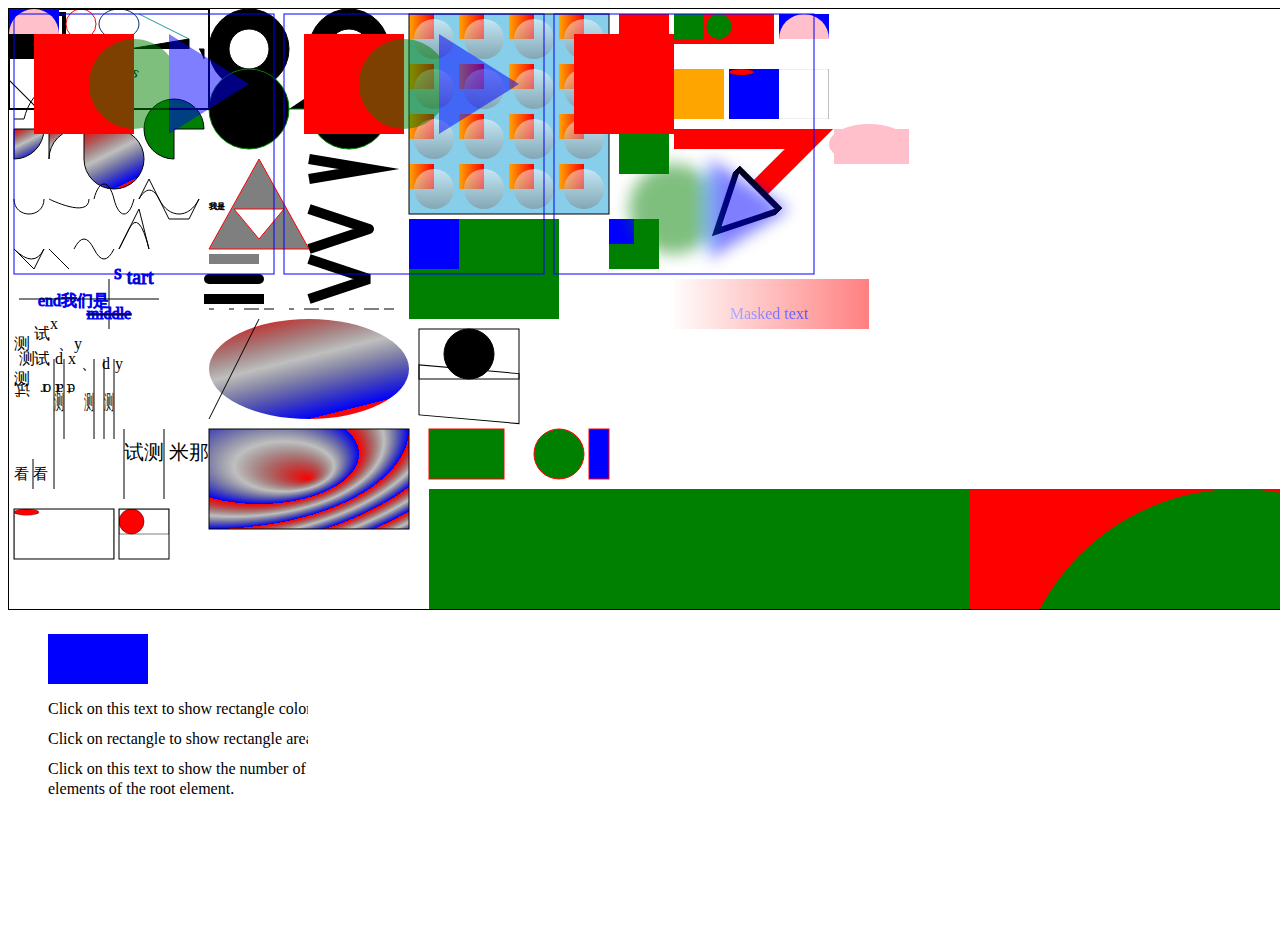
<file: html5_review/svg.html>
<!DOCTYPE html>
<html lang="zh-CN">
<head>
    <meta charset="UTF-8">
    <title>svg详解</title>
    <!--<style type="text/css">-->
        <!--/*不能使用这种方式指定svg中元素的样式,除非将svg元素直接写在html文件中*/-->
        <!--text{-->
            <!--font-size:20px;-->
            <!--stroke:red;-->
        <!--}-->
        <!--rect{-->
            <!--stroke: green;-->
        <!--}-->
    <!--</style>-->
</head>
<body>
    <!--<svg width="200px" height="200px">-->
        <!--<rect x="0" y="0" width="100%" height="100%" fill="none" />-->
        <!--<circle cx="100" cy="100" r="50" style="stroke: black; fill: red;"/>-->
        <!--<text x="5" y="20">使用css设置样式</text>-->
        <!--<image height="200px" xlink:href="images/04.jpg" width="200px" />-->
        <!--<text x="5" y="150" id="example">This</text>-->
        <!--<text x="5" y="180">-->
            <!--<tref xlink:href="#example" />-->
        <!--</text>-->
    <!--</svg>-->

    <object data="svg.svg" type="image/svg+xml" border="1px solid" width="1800px" height="600px">
        <!-- Implement fallback code here, or display a message: -->
        <p>Your browser does not support SVG - please upgrade to a modern browser.</p>
    </object>

    <object data="svgAnimate.svg" type="image/svg+xml">
        <p>Your browser does not support SVG - please upgrade to a modern browser.</p>
    </object>


    <!--<img src="svg.svg" alt="svg not supported!" style="border: 1px solid" />-->

    <!--<svg style="border:1px solid"></svg>-->

    <!--<iframe src="svg.svg">-->
    <!--</iframe>-->

    <!--<embed  src ="svg.svg" type ="image/svg+xml" />-->
</body>

<!--<head>-->
    <!--<style>-->
        <!--#svgContainer {-->
            <!--width: 400px;-->
            <!--height: 400px;-->
            <!--background-color: #a0a0a0;-->
        <!--}-->
    <!--</style>-->
    <!--<script>-->
        <!--function CreateSVG () {-->
            <!--var xmlns = "http://www.w3.org/2000/svg";-->
            <!--var boxWidth = 300;-->
            <!--var boxHeight = 400;-->
            <!--var svgElem = document.createElementNS (xmlns, "svg");-->
            <!--svgElem.setAttributeNS (null, "viewBox", "0 0 " + boxWidth + " " + boxHeight);-->
            <!--svgElem.setAttributeNS (null, "width", boxWidth);-->
            <!--svgElem.setAttributeNS (null, "height", boxHeight);-->
            <!--svgElem.style.display = "block";-->
            <!--var g = document.createElementNS (xmlns, "g");-->
            <!--svgElem.appendChild (g);-->
            <!--g.setAttributeNS (null, 'transform', 'matrix(1,0,0,-1,0,300)');-->
            <!--// draw linear gradient-->
            <!--var defs = document.createElementNS (xmlns, "defs");-->
            <!--var grad = document.createElementNS (xmlns, "linearGradient");-->
            <!--grad.setAttributeNS (null, "id", "gradient");-->
            <!--grad.setAttributeNS (null, "x1", "0%");-->
            <!--grad.setAttributeNS (null, "x2", "0%");-->
            <!--grad.setAttributeNS (null, "y1", "100%");-->
            <!--grad.setAttributeNS (null, "y2", "0%");-->
            <!--var stopTop = document.createElementNS (xmlns, "stop");-->
            <!--stopTop.setAttributeNS (null, "offset", "0%");-->
            <!--stopTop.setAttributeNS (null, "stop-color", "#ff0000");-->
            <!--grad.appendChild (stopTop);-->
            <!--var stopBottom = document.createElementNS (xmlns, "stop");-->
            <!--stopBottom.setAttributeNS (null, "offset", "100%");-->
            <!--stopBottom.setAttributeNS (null, "stop-color", "#0000ff");-->
            <!--grad.appendChild (stopBottom);-->
            <!--defs.appendChild (grad);-->
            <!--g.appendChild (defs);-->
            <!--// draw borders-->
            <!--var coords = "M 0, 0";-->
            <!--coords += " l 0, 300";-->
            <!--coords += " l 300, 0";-->
            <!--coords += " l 0, -300";-->
            <!--coords += " l -300, 0";-->
            <!--var path = document.createElementNS (xmlns, "path");-->
            <!--path.setAttributeNS (null, 'stroke', "#000000");-->
            <!--path.setAttributeNS (null, 'stroke-width', 10);-->
            <!--path.setAttributeNS (null, 'stroke-linejoin', "round");-->
            <!--path.setAttributeNS (null, 'd', coords);-->
            <!--path.setAttributeNS (null, 'fill', "url(#gradient)");-->
            <!--path.setAttributeNS (null, 'opacity', 1.0);-->
            <!--g.appendChild (path);-->

            <!--var rect=document.createElementNS(xmlns,'rect');-->
            <!--rect.setAttributeNS(null,'id','rect');-->
            <!--rect.x.baseVal.value=5;-->
<!--//            rect.setAttributeNS(null,'x',5);-->
            <!--rect.setAttributeNS(null,'y',320);-->
            <!--rect.setAttributeNS(null,'width',50);-->
            <!--rect.setAttributeNS(null,'height',50);-->
            <!--rect.setAttributeNS(null,'fill','url(#gradient)');-->
            <!--defs.appendChild(rect);-->
            <!--var xlink='http://www.w3.org/1999/xlink';-->
            <!--var use=document.createElementNS(xmlns,'use');-->
            <!--use.setAttributeNS(xlink,'href','#rect');-->
            <!--svgElem.appendChild(use);-->

            <!--var svgContainer = document.getElementById ("svgContainer");-->
            <!--svgContainer.appendChild (svgElem);-->

        <!--}-->
    <!--</script>-->
<!--</head>-->
<!--<body onload="CreateSVG ()">-->
<!--<div id="svgContainer"></div>-->
<!--</body>-->
</html>
</file>
<file: html5_review/bootStrap_copy/css/index.css>
html{
    height: 109%;
}
body{
    position: relative;
    /*height: 1000px;*/
}
#header{
    position: fixed;
    width: 100%;
    top:0;
    z-index: 12;
    -webkit-transform: translateY(0%);
    transform: translateY(0%);
    -webkit-transition: all 250ms ease-in-out;
    transition: all 250ms ease-in-out;
}
#header.down{
    /*display: none;*/
    -webkit-transform: translateY(-100%);
    transform: translateY(-100%);
}

img.logo {
    width: 73px;
    -webkit-transition: all 250ms ease-in-out;
    transition: all 250ms ease-in-out;
}

#header.not-to-top img.logo{
    width: 50px;
}

a.navbar-brand {
    height: 100px;
    padding: 15px 0px;
    float: none;
    display: block;
    text-align: center;
    /* margin-left: 38px; */
    -webkit-transition: all 250ms ease-in-out;
    transition: all 250ms ease-in-out;
}

#header.not-to-top a.navbar-brand{
    height: auto;
    padding-bottom: 5px;
    padding-top: 5px;
}

.navbar-default .navbar-toggle .icon-bar {
    background-color: #000;
}

span#menu {
    font-size: 12px;
    width: 24px;
    display: block;
    margin-top: 5px;
}

.navbar-header {
    float: none;
}

.container-fluid {
    padding: 0 15px;
}

.navbar-default .navbar-toggle:hover, .navbar-default .navbar-toggle:focus {
    background: transparent;
    outline: none;
}

.navbar-default .navbar-toggle {
    float: none;
    display: block;
    border: none;
    padding: 0px;
    margin: 32px 15px;
    -webkit-transition: all 250ms ease-in-out;
    transition: all 250ms ease-in-out;
}

#header.not-to-top .navbar-default .navbar-toggle{
    margin-bottom: 12px;
    margin-top: 12px;
}

div#account {
    float: right;
    font-size: 16px;
    margin: 28px 15px;
    -webkit-transition: all 250ms ease-in-out;
    transition: all 250ms ease-in-out;
}

#header.not-to-top div#account{
    margin-bottom: 8px;
    margin-top: 8px;
}

nav.navbar.navbar-default {
    border: none;
    background-color: #fff;
    border-top: 3px solid #f5f5f5;
    font-size: 15px;
    margin-bottom: 0;
}

a.nav-word {
    color: #b89f7a;
    font-size: 14px;
}

a.nav-word:hover,a.nav-word:focus {
    text-decoration: none;
    outline: none;
}

div#collapse1 {
    position: absolute;
    display: none;
    width: 0;
    border: none;
    top: -103px;
    left: 0;
    bottom: 0;
    right: 0;
    background: #000;
    max-height: none;
    font-size: 15px;
    /*height: 100% !important;*/
    white-space: nowrap;
    overflow-y: auto !important;
    z-index: 16;
    padding: 0 15px;
    overflow-x: hidden;
}

/*#wrap1{*/
    /*overflow-y: auto;*/
    /*overflow-x: hidden;*/
/*}*/

@media (min-width: 768px) {
    .navbar-collapse.collapse {
        display: none !important;
        padding-bottom: 0;
        overflow: visible !important;
    }
}

.navbar-collapse,.navbar-collapse.in {
     overflow-y: auto;
}

.navbar-nav{
    float: none;
    margin: 7.5px -15px;
}
.navbar-nav>li{
    float: none;
}

ul.dropdown-menu {
    width: 100%;
    border: none;
    background: #000;
    position: static;
    float: none;
    font-size: 15px;
}

li.divider {
    height: 1px;
    border-top: 1px solid #525252;
    margin: 10px 0px;
}

.navbar-nav>li>a {
    color: #fff;
}

.navbar-nav>li>a:hover, .navbar-nav>li>a:focus {
    color: #b89f7a;
    background-color: transparent;
}

.navbar-nav>.open>a, .navbar-nav>.open>a:hover, .navbar-nav>.open>a:focus {
    color: #b89f7a;
    background: none;
}

.dropdown-menu>li>a {
    color: #aaa;
    padding: 10px 15px 10px 25px;
}

.dropdown-menu>li>a:hover, .dropdown-menu>li>a:focus {
    background: none;
    color: #b89f7a;
}

.navbar-nav>.open>a .caret, .navbar-nav>.open>a:hover .caret, .navbar-nav>.open>a:focus .caret {
    border-top-color: #b89f7a;
    border-bottom-color: #b89f7a;
    outline: none;
}

.navbar-nav>.dropdown>a:hover .caret, .navbar-nav>.dropdown>a:focus .caret {
    border-top-color: #b89f7a;
    border-bottom-color: #b89f7a;
    outline: none;
}

.navbar-nav>.dropdown>a .caret {
    border-top-color: #fff;
    border-bottom-color: #fff;
    /*float: right;*/
    position: absolute;
    right: 15px;
    top: 22px;
}

div#wrap {
    /*width: 100%;*/
    /*height: 100%;*/
    position: absolute;
    top: -103px;
    left: 0;
    bottom: 0;
    right: 0;
    background: rgba(0, 0, 0, 0.5);
    display: none;
    z-index: 16;
}

div#content {
    margin-top: 102px;
}

#content p {
    font-size: 18px;
    line-height: 28px;
    color: #3d3d3d;
    font-family: AvenirLight, 'HelveticaNeue-Light', 'Helvetica Neue', arial, "Hiragino Sans GB", "冬青黑体", "Microsoft YaHei New", "Microsoft Yahei", "微软雅黑", 宋体, SimSun, STXihei, "华文细黑", sans-serif;
}

.carousel-caption {
    font-size: 18px;
    right: 25px;
    bottom: 20px;
    padding: 0;
    left: auto;
}
@media (max-width: 991px){
    .carousel-caption{
        font-size: 14px;
        right: 15px;
        bottom: 0;
    }
}


.rewards {
    background: #0f0f0f;
    color: #fff;
    display: -webkit-flex;
    display: flex;
    justify-content: center;
}

.rewards-mark {
    background: url('../images/rewards_bg.png') 0 0 no-repeat;
    display: -webkit-flex;
    display: flex;
    flex-direction: column;
    justify-content: center;
    height: 220px;
    flex: 0 0 350px;
    padding-left: 90px;
}

.rewards-mark-logo {
    width: 160px;
    height: 38.5185185185px;
    background: url('../images/rewards_logo_20170209.svg') 0 0 no-repeat;
    background-size: contain;
}

.rewards-content {
    display: -webkit-flex;
    display: flex;
    flex-direction: column;
    justify-content: center;
}

p.rewards-mark-label {
    font-size: 18px;
    margin-bottom: 0px;
}

p.rewards-content-title {
    font-size: 25px;
    margin-bottom: 0px;
}

p.rewards-content-text {
    font-size: 16px;
    margin-bottom: 5px;
}

a.btn-lg {
    background: transparent;
    border-radius: 0;
    text-transform: uppercase;
    letter-spacing: 1px;
    font-size: 14px;
    font-weight: 700;
}

a.btn-primary {
    border: 2px solid #a98e67;
    padding: 14px 40px;
    color: #a98e67;
}

a.btn {
    margin: .5em 1em .5em 0;
}

a.btn-primary:hover, a.btn-primary:focus {
    color: #ffffff;
    background-color: #a98e67;
    border-color: #a98e67;
}

a.rewards-content-buttons-link {
    margin-left: 30px;
    font-size: 14px;
    color: #b89f7a;
    text-decoration: none;
}

a.rewards-content-buttons-link:hover,a.rewards-content-buttons-link:focus {
    color: #967a50;
    text-decoration: none;
    outline: none;
}

@media (max-width: 768px){
    .rewards{
        display: block;
        text-align: center;
    }
    .rewards-mark{
        padding: 0;
        align-items: center;
    }
    .rewards-mark-logo{
        margin-left: 30px;
    }
    .rewards-content{

    }
    p.rewards-content-text {
        font-size: 18px ;
        margin: 15px 0 20px ;
        line-height: 28px ;
    }
    .rewards-content-buttons {
        -webkit-flex-direction: column;
        -ms-flex-direction: column;
        flex-direction: column;
        width: 80%;
        margin: 0 auto;
        padding: 10px 0;
        display: flex;
    }
    .rewards-content-buttons-link {
        margin-left: 0px;
        margin-right: 7px;
        padding: 25px 0;
        text-align: right;
        display: block;
    }
}
.app-pc img,.app-mobile img {
    width: 100%;
    height: auto;
}
.app {
    background: #EFEBE8;
    position: relative;
}

.app-download-qrcode {
    position: absolute;
    width: 130px;
    height: 130px;
    left: 42%;
    top: 50%;
    margin-top: -65px;
}

.content-info {
    position: absolute;
    height: 100px;
    width: 35%;
    left: 44%;
    top: 50%;
    margin-top: -50px;
    transform: translate(130px,0);
}

a.app-content-link.pc-link {
    font-size: 16px;
    color: #b89f7a;
    text-decoration: none;
}

a.app-content-link.pc-link:hover,a.app-content-link.pc-link:focus{
    text-decoration: none;
    outline: none;
    color: #967a50;
}

.app-mobile{
    display: none;
    text-align: center;
}

@media (max-width: 768px) {
    .app-pc{
        display: none;
    }
    .app-mobile{
        display: block;
    }
}

a.app-content-unibutton {
    background: url(../images/udp-starbucks-cn.svg) center center no-repeat;
    height: 80px;
    width: 220px;
    border: none;
}

a.app-content-unibutton:hover,a.app-content-unibutton:focus {
    background-color: transparent;
    outline: none;
}

.mosaic{
    overflow: hidden;
}

.mosaic img{
    width: 100%;
    height: auto;
}
.product{
    float: left;
    position: relative;
    display: block;
    width: 50%;
}

.descr-cont {
    position: absolute;
    width: 100%;
    height: 100%;
    left: 0;
    top: 0;
}

.descr-cont h3 {
    position: absolute;
    bottom: 10px;
    width: 100%;
    margin-bottom: 10px;
    text-align: center;
    font-weight: 900;
    font-size: 13px;
    line-height: 22px;
    text-transform: uppercase;
    color: #a98e67;
    letter-spacing: 3px;
    font-family: AvenirBlack, 'HelveticaNeue-Light', 'Helvetica Neue', arial, "Hiragino Sans GB", "冬青黑体", "Microsoft YaHei New", "Microsoft Yahei", "微软雅黑", 宋体, SimSun, STXihei, "华文细黑", sans-serif;
}

.descr-cont h2 {
    position: absolute;
    bottom: 40px;
    width: 100%;
    text-align: center;
    line-height: 38px;
    letter-spacing: normal;
    font-size: 30px;
    font-weight: 400;
    margin: 0;
}

@media (max-width: 768px) {
    .product{
        width: 100%;
        float: none;
    }
}

footer#footer {
    background: #292929;
    color: #A3A3A3;
    padding: 60px 0 20px;
}

.page-footer-row {
    display: -webkit-flex;
    display: flex;
    align-items: flex-start;
}

.item {
    display: -webkit-flex;
    display: flex;
    flex: 1;
    flex-direction: column;
}

.item-content {
    display: -webkit-flex;
    display: flex;
    flex-direction: column;
}

.page-footer-row:not(:last-of-type) {
    margin-bottom: 80px;
}

a.item-title {
    font-size: 1.7rem;
    color: #fff;
    display: block;
    margin-bottom: 7px;
    font-weight: 600;
    text-decoration: none;
}

.item-link {
    font-size: 1.5rem;
    color: rgba(255, 255, 255, 0.8);
    cursor: pointer;
    margin-bottom: 7px;
    display: block;
    font-weight: 300;
}

.item-link:hover,.item-link:focus {
    color: rgba(255, 255, 255, 0.8);
}

.contents {
    display: -webkit-flex;
    display: flex;
    flex-direction: column;
    flex: 1;
}

a.contents-wording {
    color: rgba(255, 255, 255, 0.6);
}

p.contents-wording {
    margin-bottom: 0;
}

@media (max-width: 768px) {
    footer#footer{
        padding: 20px 0 30px 0;
    }
    .page-footer-row{
        flex-direction: column;
        align-items: stretch;
        margin-bottom: 0 !important;
        /*display: block;*/
    }
    .item-content{
        display: none;
        padding-left: 13px;
    }
    a.item-title{
        position: relative;
        margin-bottom: 15px;
        cursor: pointer;
    }
    a.item-title.active{
        color:#a98e67;
    }
    a.item-title:after {
        position: absolute;
        display: block;
        content: '';
        top: 10px;
        right: 0;
        border-left: 5px solid transparent;
        border-right: 5px solid transparent;
        border-top: 5px solid #fff;
    }
    a.item-title.active:after{
        border-top-color:#a98e67 ;
    }
    .item-link{
        margin-bottom: 15px;
    }
    .item.download-section{
        display: none;
    }
    .bottom{
        margin-top: 20px;
    }
}
</file>
<file: html5_review/bootStrap_copy/css/hack.css>
@media (max-width:768px) {
    .page-footer-row{
        display: block !important;
    }
}
</file>
<file: test.css>
#div{
    background-color: red;
}
</file>
<file: html5_review/plugins/color_picker/jpicker-1.1.6/jPicker.css>
﻿@media all 
{
	#jPicker { margin: 0px 8px; text-align: left; }
	#jPicker ul { font-size: 15px; margin: 0px 0px 0px 15px; padding: 0px; }
	#jPicker ul li { list-style: disc; padding: 2px 0px; }
	#jPicker ul li ul { margin-bottom: 10px; }
	#jPicker ul li ul li { list-style: circle; }
	#jPicker p { font-size: 13px; padding: 0px 10px; }
	#jPicker hr { clear: both; }
	#jPicker h2.jPicker { font-size: 16px; padding: 20px 10px; }
	#jPicker code { color: #8bd; font-size: 14px; font-weight: bold; }
	#jPicker pre { background: #eee; border: 1px solid #000; color: #000; display: block; font-size: 11px; margin: 10px 5px; padding: 5px; }
	#jPicker span { font-size: 13px; text-align: center; }
	#jPicker a { color: #ff8050; }
	#jPicker input { font-size: 13px; padding: 2px 5px; }
	#jPicker h2 { font-size: 16px; margin: 10px 0px; }
}
</file>
<file: html5_review/plugins/color_picker/jpicker-1.1.6/css/jPicker-1.1.6.min.css>
﻿.jPicker .Icon{display:inline-block;height:24px;position:relative;text-align:left;width:25px}.jPicker .Icon span.Color,.jPicker .Icon span.Alpha{background-position:2px 2px;display:block;height:100%;left:0;position:absolute;top:0;width:100%}.jPicker .Icon span.Image{background-repeat:no-repeat;cursor:pointer;display:block;height:100%;left:0;position:absolute;top:0;width:100%}.jPicker.Container{color:#000;z-index:10}table.jPicker{background-color:#efefef;border:1px outset #666;font-family:Arial,Helvetica,Sans-Serif;font-size:12px!important;margin:0;padding:5px;width:545px;z-index:20}.jPicker .Move{background-color:#ddd;border-color:#fff #666 #666 #fff;border-style:solid;border-width:1px;cursor:move;height:12px;padding:0}.jPicker .Title{font-size:11px!important;font-weight:bold;margin:-2px 0 0 0;padding:10px 0 0 0;text-align:center;width:100%}.jPicker div.Map{border-bottom:2px solid #fff;border-left:2px solid #9a9a9a;border-right:2px solid #fff;border-top:2px solid #9a9a9a;cursor:crosshair;height:260px;margin:0 10px 10px 10px;overflow:hidden;padding:0;position:relative;width:260px}.jPicker div[class="Map"]{height:256px;width:256px}.jPicker div.Bar{border-bottom:2px solid #fff;border-left:2px solid #9a9a9a;border-right:2px solid #fff;border-top:2px solid #9a9a9a;cursor:n-resize;height:260px;margin:12px 10px 0 5px;overflow:hidden;padding:0;position:relative;width:24px}.jPicker div[class="Bar"]{height:256px;width:20px}.jPicker .Map .Map1,.jPicker .Map .Map2,.jPicker .Map .Map3,.jPicker .Bar .Map1,.jPicker .Bar .Map2,.jPicker .Bar .Map3,.jPicker .Bar .Map4,.jPicker .Bar .Map5,.jPicker .Bar .Map6{background-color:transparent;background-image:none;display:block;left:0;position:absolute;top:0}.jPicker .Map .Map1,.jPicker .Map .Map2,.jPicker .Map .Map3{height:2596px;width:256px}.jPicker .Bar .Map1,.jPicker .Bar .Map2,.jPicker .Bar .Map3,.jPicker .Bar .Map4{height:3896px;width:20px}.jPicker .Bar .Map5,.jPicker .Bar .Map6{height:256px;width:20px}.jPicker .Map .Map1,.jPicker .Map .Map2,.jPicker .Bar .Map6{background-repeat:no-repeat}.jPicker .Map .Map3,.jPicker .Bar .Map5{background-repeat:repeat}.jPicker .Bar .Map1,.jPicker .Bar .Map2,.jPicker .Bar .Map3,.jPicker .Bar .Map4{background-repeat:repeat-x}.jPicker .Map .Arrow{display:block;position:absolute}.jPicker .Bar .Arrow{display:block;left:0;position:absolute}.jPicker .Preview{font-size:9px;padding:5px 0 0 0;text-align:center}.jPicker .Preview div{border:2px inset #eee;height:62px;margin:0 auto;padding:0;width:62px}.jPicker .Preview div span{border:1px solid #000;display:block;height:30px;margin:0 auto;padding:0;width:60px}.jPicker .Preview .Active{border-bottom-width:0}.jPicker .Preview .Current{border-top-width:0;cursor:pointer}.jPicker input{font-size:13px}.jPicker .Button{text-align:center;padding:0 4px;width:115px}.jPicker .Button input{padding:2px 0;width:100px}.jPicker .Button .Ok{margin:12px 0 5px 0}.jPicker td{margin:0;padding:0}.jPicker td.Radio{margin:0;padding:0;width:31px}.jPicker td.Radio input{margin:0 5px 0 0;padding:0}.jPicker td.Text{font-size:12px!important;height:22px;margin:0;padding:0;text-align:left;width:70px}.jPicker tr.Hex td.Text{width:100px}.jPicker td.Text input{background-color:#fff;border:1px inset #aaa;height:19px;margin:0 0 0 5px;text-align:left;width:30px}.jPicker td[class="Text"] input{height:15px}.jPicker tr.Hex td.Text input.Hex{width:50px}.jPicker tr.Hex td.Text input.AHex{width:20px}.jPicker .Grid{text-align:center;width:114px}.jPicker .Grid span.QuickColor{border:1px inset #aaa;cursor:pointer;display:inline-block;height:15px;line-height:15px;margin:0;padding:0;width:19px}.jPicker .Grid span[class="QuickColor"]{width:17px}
</file>
